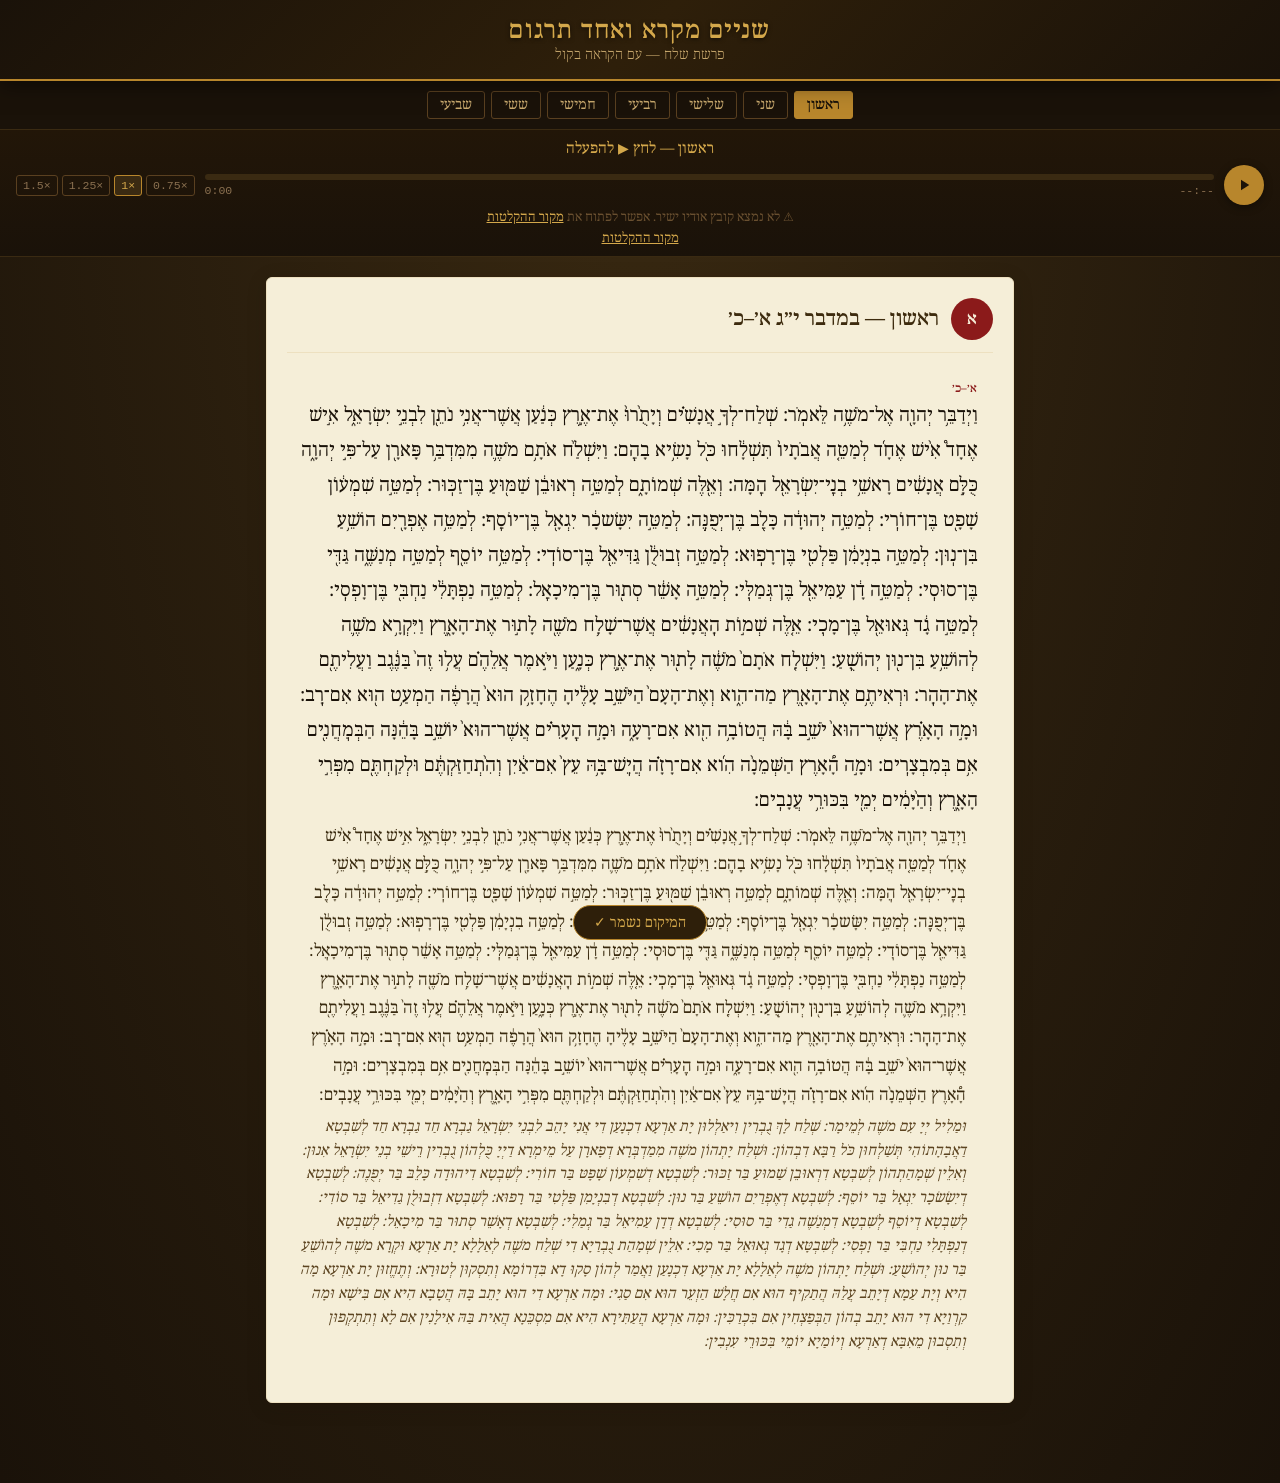
<file: index.html>
<!DOCTYPE html>
<html lang="he" dir="rtl">
<head>
<meta charset="UTF-8">
<meta name="viewport" content="width=device-width, initial-scale=1.0">
<title>שניים מקרא — פרשת שלח</title>
<link rel="stylesheet" href="style.css">
</head>
<body>

<div class="site-header">
  <h1>שניים מקרא ואחד תרגום</h1>
  <div class="subtitle">פרשת שלח — עם הקראה בקול</div>
</div>

<div class="aliya-nav">
  <button class="aliya-btn active" onclick="selectAliya(1)">ראשון</button>
  <button class="aliya-btn" onclick="selectAliya(2)">שני</button>
  <button class="aliya-btn" onclick="selectAliya(3)">שלישי</button>
  <button class="aliya-btn" onclick="selectAliya(4)">רביעי</button>
  <button class="aliya-btn" onclick="selectAliya(5)">חמישי</button>
  <button class="aliya-btn" onclick="selectAliya(6)">ששי</button>
  <button class="aliya-btn" onclick="selectAliya(7)">שביעי</button>
</div>

<div class="player-bar">
  <div class="player-aliya-label" id="playerLabel">ראשון — לחץ להפעלה</div>
  <div class="player-controls">
    <button class="play-btn" id="playBtn" onclick="togglePlay()">
      <svg width="18" height="18" viewBox="0 0 24 24"><path d="M8 5v14l11-7z"/></svg>
    </button>
    <div class="progress-wrap">
      <div class="progress-track" id="progressTrack" onclick="seekAudio(event)">
        <div class="progress-fill" id="progressFill"></div>
      </div>
      <div class="time-display">
        <span id="currentTime">0:00</span>
        <span id="totalTime">--:--</span>
      </div>
    </div>
    <div class="speed-btns">
      <button class="speed-btn" data-speed="0.75" onclick="setSpeed(0.75)">0.75×</button>
      <button class="speed-btn active" data-speed="1" onclick="setSpeed(1)">1×</button>
      <button class="speed-btn" data-speed="1.25" onclick="setSpeed(1.25)">1.25×</button>
      <button class="speed-btn" data-speed="1.5" onclick="setSpeed(1.5)">1.5×</button>
    </div>
  </div>
  <div class="audio-status" id="audioStatus">בחר עלייה ולחץ על ▶ להתחיל</div>
  <div class="audio-source"><a href="https://kolavrohom.com/0-shnayim-mikra/37-Shelach.html" target="_blank" rel="noopener noreferrer" aria-label="פתח את דף מקור ההקלטות בכל אברהם">מקור ההקלטות</a></div>
</div>

<div class="content">

<!-- ראשון -->
<div class="aliya-section active" id="aliya-1">
  <div class="aliya-header">
    <div class="aliya-badge">א</div>
    <div class="aliya-title">ראשון — במדבר י״ג א׳–כ׳</div>
  </div>
  <div class="pasuk">
    <span class="pasuk-num">א׳–כ׳</span>
    <div class="mikra-line">וַיְדַבֵּ֥ר יְהוָ֖ה אֶל־מֹשֶׁ֥ה לֵּאמֹֽר׃ שְׁלַח־לְךָ֣ אֲנָשִׁ֗ים וְיָתֻ֙רוּ֙ אֶת־אֶ֣רֶץ כְּנַ֔עַן אֲשֶׁר־אֲנִ֥י נֹתֵ֖ן לִבְנֵ֣י יִשְׂרָאֵ֑ל אִ֣ישׁ אֶחָד֩ אִ֨ישׁ אֶחָ֜ד לְמַטֵּ֤ה אֲבֹתָיו֙ תִּשְׁלָ֔חוּ כֹּ֖ל נָשִׂ֥יא בָהֶֽם׃ וַיִּשְׁלַ֨ח אֹתָ֥ם מֹשֶׁ֛ה מִמִּדְבַּ֥ר פָּארָ֖ן עַל־פִּ֣י יְהוָ֑ה כֻּלָּ֣ם אֲנָשִׁ֔ים רָאשֵׁ֥י בְנֵֽי־יִשְׂרָאֵ֖ל הֵֽמָּה׃ וְאֵ֖לֶּה שְׁמוֹתָ֑ם לְמַטֵּ֣ה רְאוּבֵ֔ן שַׁמּ֖וּעַ בֶּן־זַכּֽוּר׃ לְמַטֵּ֣ה שִׁמְע֔וֹן שָׁפָ֖ט בֶּן־חוֹרִֽי׃ לְמַטֵּ֣ה יְהוּדָ֔ה כָּלֵ֖ב בֶּן־יְפֻנֶּֽה׃ לְמַטֵּ֣ה יִשָּׂשכָ֔ר יִגְאָ֖ל בֶּן־יוֹסֵֽף׃ לְמַטֵּ֥ה אֶפְרָ֖יִם הוֹשֵׁ֥עַ בִּן־נֽוּן׃ לְמַטֵּ֣ה בִנְיָמִ֔ן פַּלְטִ֖י בֶּן־רָפֽוּא׃ לְמַטֵּ֣ה זְבוּלֻ֔ן גַּדִּיאֵ֖ל בֶּן־סוֹדִֽי׃ לְמַטֵּ֥ה יוֹסֵ֖ף לְמַטֵּ֣ה מְנַשֶּׁ֑ה גַּדִּ֖י בֶּן־סוּסִֽי׃ לְמַטֵּ֣ה דָ֔ן עַמִּיאֵ֖ל בֶּן־גְּמַלִּֽי׃ לְמַטֵּ֣ה אָשֵׁ֔ר סְת֖וּר בֶּן־מִיכָאֵֽל׃ לְמַטֵּ֣ה נַפְתָּלִ֔י נַחְבִּ֖י בֶּן־וָפְסִֽי׃ לְמַטֵּ֣ה גָ֔ד גְּאוּאֵ֖ל בֶּן־מָכִֽי׃ אֵ֚לֶּה שְׁמ֣וֹת הָֽאֲנָשִׁ֔ים אֲשֶׁר־שָׁלַ֥ח מֹשֶׁ֖ה לָת֣וּר אֶת־הָאָ֑רֶץ וַיִּקְרָ֥א מֹשֶׁ֛ה לְהוֹשֵׁ֥עַ בִּן־נ֖וּן יְהוֹשֻֽׁעַ׃ וַיִּשְׁלַ֤ח אֹתָם֙ מֹשֶׁ֔ה לָת֖וּר אֶת־אֶ֣רֶץ כְּנָ֑עַן וַיֹּ֣אמֶר אֲלֵהֶ֗ם עֲל֥וּ זֶה֙ בַּנֶּ֔גֶב וַעֲלִיתֶ֖ם אֶת־הָהָֽר׃ וּרְאִיתֶ֥ם אֶת־הָאָ֖רֶץ מַה־הִ֑וא וְאֶת־הָעָם֙ הַיֹּשֵׁ֣ב עָלֶ֔יהָ הֶחָזָ֥ק הוּא֙ הֲרָפֶ֔ה הַמְעַ֥ט ה֖וּא אִם־רָֽב׃ וּמָ֣ה הָאָ֗רֶץ אֲשֶׁר־הוּא֙ יֹשֵׁ֣ב בָּ֔הּ הֲטוֹבָ֥ה הִ֖וא אִם־רָעָ֑ה וּמָ֣ה הֶֽעָרִ֗ים אֲשֶׁר־הוּא֙ יוֹשֵׁ֣ב בָּהֵ֔נָּה הַבְּמַֽחֲנִ֖ים אִ֥ם בְּמִבְצָרִֽים׃ וּמָ֣ה הָ֠אָרֶץ הַשְּׁמֵנָ֨ה הִ֜וא אִם־רָזָ֗ה הֲיֵֽשׁ־בָּ֥הּ עֵץ֙ אִם־אַ֔יִן וְהִ֨תְחַזַּקְתֶּ֔ם וּלְקַחְתֶּ֖ם מִפְּרִ֣י הָאָ֑רֶץ וְהַ֨יָּמִ֔ים יְמֵ֖י בִּכּוּרֵ֥י עֲנָבִֽים׃</div>
    <div class="mikra-line-2">וַיְדַבֵּ֥ר יְהוָ֖ה אֶל־מֹשֶׁ֥ה לֵּאמֹֽר׃ שְׁלַח־לְךָ֣ אֲנָשִׁ֗ים וְיָתֻ֙רוּ֙ אֶת־אֶ֣רֶץ כְּנַ֔עַן אֲשֶׁר־אֲנִ֥י נֹתֵ֖ן לִבְנֵ֣י יִשְׂרָאֵ֑ל אִ֣ישׁ אֶחָד֩ אִ֨ישׁ אֶחָ֜ד לְמַטֵּ֤ה אֲבֹתָיו֙ תִּשְׁלָ֔חוּ כֹּ֖ל נָשִׂ֥יא בָהֶֽם׃ וַיִּשְׁלַ֨ח אֹתָ֥ם מֹשֶׁ֛ה מִמִּדְבַּ֥ר פָּארָ֖ן עַל־פִּ֣י יְהוָ֑ה כֻּלָּ֣ם אֲנָשִׁ֔ים רָאשֵׁ֥י בְנֵֽי־יִשְׂרָאֵ֖ל הֵֽמָּה׃ וְאֵ֖לֶּה שְׁמוֹתָ֑ם לְמַטֵּ֣ה רְאוּבֵ֔ן שַׁמּ֖וּעַ בֶּן־זַכּֽוּר׃ לְמַטֵּ֣ה שִׁמְע֔וֹן שָׁפָ֖ט בֶּן־חוֹרִֽי׃ לְמַטֵּ֣ה יְהוּדָ֔ה כָּלֵ֖ב בֶּן־יְפֻנֶּֽה׃ לְמַטֵּ֣ה יִשָּׂשכָ֔ר יִגְאָ֖ל בֶּן־יוֹסֵֽף׃ לְמַטֵּ֥ה אֶפְרָ֖יִם הוֹשֵׁ֥עַ בִּן־נֽוּן׃ לְמַטֵּ֣ה בִנְיָמִ֔ן פַּלְטִ֖י בֶּן־רָפֽוּא׃ לְמַטֵּ֣ה זְבוּלֻ֔ן גַּדִּיאֵ֖ל בֶּן־סוֹדִֽי׃ לְמַטֵּ֥ה יוֹסֵ֖ף לְמַטֵּ֣ה מְנַשֶּׁ֑ה גַּדִּ֖י בֶּן־סוּסִֽי׃ לְמַטֵּ֣ה דָ֔ן עַמִּיאֵ֖ל בֶּן־גְּמַלִּֽי׃ לְמַטֵּ֣ה אָשֵׁ֔ר סְת֖וּר בֶּן־מִיכָאֵֽל׃ לְמַטֵּ֣ה נַפְתָּלִ֔י נַחְבִּ֖י בֶּן־וָפְסִֽי׃ לְמַטֵּ֣ה גָ֔ד גְּאוּאֵ֖ל בֶּן־מָכִֽי׃ אֵ֚לֶּה שְׁמ֣וֹת הָֽאֲנָשִׁ֔ים אֲשֶׁר־שָׁלַ֥ח מֹשֶׁ֖ה לָת֣וּר אֶת־הָאָ֑רֶץ וַיִּקְרָ֥א מֹשֶׁ֛ה לְהוֹשֵׁ֥עַ בִּן־נ֖וּן יְהוֹשֻֽׁעַ׃ וַיִּשְׁלַ֤ח אֹתָם֙ מֹשֶׁ֔ה לָת֖וּר אֶת־אֶ֣רֶץ כְּנָ֑עַן וַיֹּ֣אמֶר אֲלֵהֶ֗ם עֲל֥וּ זֶה֙ בַּנֶּ֔גֶב וַעֲלִיתֶ֖ם אֶת־הָהָֽר׃ וּרְאִיתֶ֥ם אֶת־הָאָ֖רֶץ מַה־הִ֑וא וְאֶת־הָעָם֙ הַיֹּשֵׁ֣ב עָלֶ֔יהָ הֶחָזָ֥ק הוּא֙ הֲרָפֶ֔ה הַמְעַ֥ט ה֖וּא אִם־רָֽב׃ וּמָ֣ה הָאָ֗רֶץ אֲשֶׁר־הוּא֙ יֹשֵׁ֣ב בָּ֔הּ הֲטוֹבָ֥ה הִ֖וא אִם־רָעָ֑ה וּמָ֣ה הֶֽעָרִ֗ים אֲשֶׁר־הוּא֙ יוֹשֵׁ֣ב בָּהֵ֔נָּה הַבְּמַֽחֲנִ֖ים אִ֥ם בְּמִבְצָרִֽים׃ וּמָ֣ה הָ֠אָרֶץ הַשְּׁמֵנָ֨ה הִ֜וא אִם־רָזָ֗ה הֲיֵֽשׁ־בָּ֥הּ עֵץ֙ אִם־אַ֔יִן וְהִ֨תְחַזַּקְתֶּ֔ם וּלְקַחְתֶּ֖ם מִפְּרִ֣י הָאָ֑רֶץ וְהַ֨יָּמִ֔ים יְמֵ֖י בִּכּוּרֵ֥י עֲנָבִֽים׃</div>
    <div class="targum-line">וּמַלִיל יְיָ עִם משֶׁה לְמֵימָר: שְׁלַח לָךְ גֻבְרִין וִיאַלְלוּן יָת אַרְעָא דִכְנָעַן דִי אֲנִי יָהֵב לִבְנֵי יִשְׂרָאֵל גַבְרָא חַד גַבְרָא חַד לְשִׁבְטָא דַאֲבָהָתוֹהִי תְּשַׁלְחוּן כֹּל רַבָּא דִבְהוֹן: וּשְׁלַח יָתְהוֹן משֶׁה מִמַדְבְּרָא דְפָארָן עַל מֵימְרָא דַיְיָ כֻּלְהוֹן גֻבְרִין רֵישֵׁי בְנֵי יִשְׂרָאֵל אִנוּן: וְאִלֵין שְׁמָהַתְהוֹן לְשִׁבְטָא דִרְאוּבֵן שַׁמוּעַ בַּר זַכּוּר: לְשִׁבְטָא דְשִׁמְעוֹן שָׁפָטּ בַּר חוֹרִי: לְשִׁבְטָא דִיהוּדָה כָּלֵבּ בַּר יְפֻנֶה: לְשִׁבְטָא דְיִשָׂשׂכָר יִגְאָל בַּר יוֹסֵף: לְשִׁבְטָא דְאֶפְרַיִם הוֹשֵׁעַ בַּר נוּן: לְשִׁבְטָא דְבִנְיָמִן פַּלְטִי בַּר רָפוּא: לְשִׁבְטָא דִזְבוּלֻן גַדִיאֵל בַּר סוֹדִי: לְשִׁבְטָא דְיוֹסֵף לְשִׁבְטָא דִמְנַשֶׁה גַדִי בַּר סוּסִי: לְשִׁבְטָא דְדָן עַמִיאֵל בַּר גְמַלִי: לְשִׁבְטָא דְאָשֵׁר סְתוּר בַּר מִיכָאֵל: לְשִׁבְטָא דְנַפְתָּלִי נַחְבִּי בַּר וָפְסִי: לְשִׁבְטָּא דְגָד גְאוּאֵל בַּר מָכִי: אִלֵין שְׁמָהַת גֻבְרַיָא דִי שְׁלַח משֶׁה לְאַלָלָא יָת אַרְעָא וּקְרָא משֶׁה לְהוֹשֵׁעַ בַּר נוּן יְהוֹשֻׁעַ: וּשְׁלַח יָתְהוֹן משֶׁה לְאַלָלָא יָת אַרְעָא דִכְנָעַן וַאֲמַר לְהוֹן סָקוּ דָא בִּדְרוֹמָא וְתִסְקוּן לְטוּרָא: וְתֶחֱזוּן יָת אַרְעָא מָה הִיא וְיָת עַמָא דְיָתֵב עֲלַהּ הֲתַקִיף הוּא אִם חֲלָשׁ הַזְעֵר הוּא אִם סַגִי: וּמָה אַרְעָא דִי הוּא יָתֵב בָּהּ הֲטָבָא הִיא אִם בִּישָׁא וּמָה קִרְוַיָא דִי הוּא יָתֵב בְהוֹן הַבְּפַצְחִין אִם בִּכְרַכִּין: וּמָה אַרְעָא הֲעַתִּירָא הִיא אִם מִסְכֵּנָא הֲאִית בַּהּ אִילָנִין אִם לָא וְתִתְקְפוּן וְתִסְבוּן מֵאִבָּא דְאַרְעָא וְיוֹמַיָא יוֹמֵי בִּכּוּרֵי עִנְבִין:</div>
  </div>
</div>

<!-- שני -->
<div class="aliya-section" id="aliya-2">
  <div class="aliya-header">
    <div class="aliya-badge">ב</div>
    <div class="aliya-title">שני — במדבר י״ג כ״א–ל׳</div>
  </div>
  <div class="pasuk">
    <span class="pasuk-num">כ״א–ל׳</span>
    <div class="mikra-line">וַֽיַּעֲל֖וּ וַיָּתֻ֣רוּ אֶת־הָאָ֑רֶץ מִמִּדְבַּר־צִ֥ן עַד־רְחֹ֖ב לְבֹ֥א חֲמָֽת׃ וַיַּעֲל֣וּ בַנֶּגֶב֮ וַיָּבֹ֣א עַד־חֶבְרוֹן֒ וְשָׁ֤ם אֲחִימַן֙ שֵׁשַׁ֣י וְתַלְמַ֔י יְלִידֵ֖י הָעֲנָ֑ק וְחֶבְר֗וֹן שֶׁ֤בַע שָׁנִים֙ נִבְנְתָ֔ה לִפְנֵ֖י צֹ֥עַן מִצְרָֽיִם׃ וַיָּבֹ֜אוּ עַד־נַ֣חַל אֶשְׁכֹּ֗ל וַיִּכְרְת֨וּ מִשָּׁ֤ם זְמוֹרָה֙ וְאֶשְׁכּ֤וֹל עֲנָבִים֙ אֶחָ֔ד וַיִּשָּׂאֻ֥הוּ בַמּ֖וֹט בִּשְׁנָ֑יִם וּמִן־הָרִמֹּנִ֖ים וּמִן־הַתְּאֵנִֽים׃ לַמָּק֣וֹם הַה֔וּא קָרָ֖א נַ֣חַל אֶשְׁכּ֑וֹל עַ֚ל אֹד֣וֹת הָֽאֶשְׁכּ֔וֹל אֲשֶׁר־כָּרְת֥וּ מִשָּׁ֖ם בְּנֵ֥י יִשְׂרָאֵֽל׃ וַיָּשֻׁ֖בוּ מִתּ֣וּר הָאָ֑רֶץ מִקֵּ֖ץ אַרְבָּעִ֥ים יֽוֹם׃ וַיֵּלְכ֡וּ וַיָּבֹאוּ֩ אֶל־מֹשֶׁ֨ה וְאֶֽל־אַהֲרֹ֜ן וְאֶל־כָּל־עֲדַ֧ת בְּנֵֽי־יִשְׂרָאֵ֛ל אֶל־מִדְבַּ֥ר פָּארָ֖ן קָדֵ֑שָׁה וַיָּשִׁ֨יבוּ אוֹתָ֤ם דָּבָר֙ וְאֶת־כָּל־הָ֣עֵדָ֔ה וַיַּרְא֖וּם אֶת־פְּרִ֥י הָאָֽרֶץ׃ וַיְסַפְּרוּ־לוֹ֙ וַיֹּ֣אמְר֔וּ בָּ֕אנוּ אֶל־הָאָ֖רֶץ אֲשֶׁ֣ר שְׁלַחְתָּ֑נוּ וְ֠גַם זָבַ֨ת חָלָ֥ב וּדְבַ֛שׁ הִ֖וא וְזֶה־פִּרְיָֽהּ׃ אֶ֚פֶס כִּֽי־עַ֣ז הָעָ֔ם הַיֹּשֵׁ֖ב בָּאָ֑רֶץ וְהֶֽעָרִ֗ים בְּצֻר֤וֹת גְּדֹלֹת֙ מְאֹ֔ד וְגַם־יְלִדֵ֥י הָֽעֲנָ֖ק רָאִ֥ינוּ שָֽׁם׃ עֲמָלֵ֥ק יוֹשֵׁ֖ב בְּאֶ֣רֶץ הַנֶּ֑גֶב וְ֠הַֽחִתִּי וְהַיְבוּסִ֤י וְהָֽאֱמֹרִי֙ יוֹשֵׁ֣ב בָּהָ֔ר וְהַֽכְּנַעֲנִי֙ יֹשֵׁ֣ב עַל־הַיָּ֔ם וְעַ֖ל יַ֥ד הַיַּרְדֵּֽן׃ וַיַּ֧הַס כָּלֵ֛ב אֶת־הָעָ֖ם אֶל־מֹשֶׁ֑ה וַיֹּ֗אמֶר עָלֹ֤ה נַעֲלֶה֙ וְיָרַ֣שְׁנוּ אֹתָ֔הּ כִּֽי־יָכ֥וֹל נוּכַ֖ל לָֽהּ׃</div>
    <div class="mikra-line-2">וַֽיַּעֲל֖וּ וַיָּתֻ֣רוּ אֶת־הָאָ֑רֶץ מִמִּדְבַּר־צִ֥ן עַד־רְחֹ֖ב לְבֹ֥א חֲמָֽת׃ וַיַּעֲל֣וּ בַנֶּגֶב֮ וַיָּבֹ֣א עַד־חֶבְרוֹן֒ וְשָׁ֤ם אֲחִימַן֙ שֵׁשַׁ֣י וְתַלְמַ֔י יְלִידֵ֖י הָעֲנָ֑ק וְחֶבְר֗וֹן שֶׁ֤בַע שָׁנִים֙ נִבְנְתָ֔ה לִפְנֵ֖י צֹ֥עַן מִצְרָֽיִם׃ וַיָּבֹ֜אוּ עַד־נַ֣חַל אֶשְׁכֹּ֗ל וַיִּכְרְת֨וּ מִשָּׁ֤ם זְמוֹרָה֙ וְאֶשְׁכּ֤וֹל עֲנָבִים֙ אֶחָ֔ד וַיִּשָּׂאֻ֥הוּ בַמּ֖וֹט בִּשְׁנָ֑יִם וּמִן־הָרִמֹּנִ֖ים וּמִן־הַתְּאֵנִֽים׃ לַמָּק֣וֹם הַה֔וּא קָרָ֖א נַ֣חַל אֶשְׁכּ֑וֹל עַ֚ל אֹד֣וֹת הָֽאֶשְׁכּ֔וֹל אֲשֶׁר־כָּרְת֥וּ מִשָּׁ֖ם בְּנֵ֥י יִשְׂרָאֵֽל׃ וַיָּשֻׁ֖בוּ מִתּ֣וּר הָאָ֑רֶץ מִקֵּ֖ץ אַרְבָּעִ֥ים יֽוֹם׃ וַיֵּלְכ֡וּ וַיָּבֹאוּ֩ אֶל־מֹשֶׁ֨ה וְאֶֽל־אַהֲרֹ֜ן וְאֶל־כָּל־עֲדַ֧ת בְּנֵֽי־יִשְׂרָאֵ֛ל אֶל־מִדְבַּ֥ר פָּארָ֖ן קָדֵ֑שָׁה וַיָּשִׁ֨יבוּ אוֹתָ֤ם דָּבָר֙ וְאֶת־כָּל־הָ֣עֵדָ֔ה וַיַּרְא֖וּם אֶת־פְּרִ֥י הָאָֽרֶץ׃ וַיְסַפְּרוּ־לוֹ֙ וַיֹּ֣אמְר֔וּ בָּ֕אנוּ אֶל־הָאָ֖רֶץ אֲשֶׁ֣ר שְׁלַחְתָּ֑נוּ וְ֠גַם זָבַ֨ת חָלָ֥ב וּדְבַ֛שׁ הִ֖וא וְזֶה־פִּרְיָֽהּ׃ אֶ֚פֶס כִּֽי־עַ֣ז הָעָ֔ם הַיֹּשֵׁ֖ב בָּאָ֑רֶץ וְהֶֽעָרִ֗ים בְּצֻר֤וֹת גְּדֹלֹת֙ מְאֹ֔ד וְגַם־יְלִדֵ֥י הָֽעֲנָ֖ק רָאִ֥ינוּ שָֽׁם׃ עֲמָלֵ֥ק יוֹשֵׁ֖ב בְּאֶ֣רֶץ הַנֶּ֑גֶב וְ֠הַֽחִתִּי וְהַיְבוּסִ֤י וְהָֽאֱמֹרִי֙ יוֹשֵׁ֣ב בָּהָ֔ר וְהַֽכְּנַעֲנִי֙ יֹשֵׁ֣ב עַל־הַיָּ֔ם וְעַ֖ל יַ֥ד הַיַּרְדֵּֽן׃ וַיַּ֧הַס כָּלֵ֛ב אֶת־הָעָ֖ם אֶל־מֹשֶׁ֑ה וַיֹּ֗אמֶר עָלֹ֤ה נַעֲלֶה֙ וְיָרַ֣שְׁנוּ אֹתָ֔הּ כִּֽי־יָכ֥וֹל נוּכַ֖ל לָֽהּ׃</div>
    <div class="targum-line">וסְלִיקוּ וְאַלִילוּ יָת אַרְעָא מִמַדְבְּרָא דְצִין עַד רְחוֹב לִמְטֵי חֲמָת: וּסְלִיקוּ בְדָרוֹמָא וַאֲתָא עַד חֶבְרוֹן וְתַמָן אֲחִימָן שֵׁשַׁי וְתַלְמַי בְּנֵי גִבָּרַיָא וְחֶבְרוֹן שְׁבַע שְׁנִין אִתְבְּנִיאַת קֳדָם טָנֵס דְמִצְרָיִם: וַאֲתוֹ עַד נַחֲלָא דְאִתְכָּלָא וּקְצוֹ מִתַּמָן עוֹבַרְתָּא וְאַתְכַּל עִנְבִין חַד וּנְטָלוֹהִי בַאֲרִיחָא בִּתְרֵין וּמִן רִמוֹנַיָא וּמִן תְּאֵנַיָא: לְאַתְרָא הַהוּא קְרָא נַחְלָא דְאִתְכָּלָא עַל עֵסַק אִתְכָּלָא דִקְצוֹ מִתַּמָן בְּנֵי יִשְׂרָאֵל: וְתָבוּ מִלְאַלָלָא יָת אַרְעָא מִסוֹף אַרְבְּעִין יוֹמִין: וַאֲזָלוּ וְאָתוּ לְוַת משֶׁה וּלְוַת אַהֲרֹן וּלְוַת כָּל כְּנִשְׁתָּא דִבְנֵי יִשְׂרָאֵל לְמַדְבְּרָא דְפָארָן לִרְקָם וַאֲתִיבוּ יָתְהוֹן פִּתְגָמָא וְיָת כָּל כְּנִשְׁתָּא וְאַחֲזֵיאֻנוּן יָת אִבָּא דְאַרְעָא: וְאִשְׁתָּעִיאוּ לֵהּ וַאֲמָרוּ אֲתֵינָא לְאַרְעָא דִי שְׁלַחְתָּנָא וְאַף עַבְדָא חֲלַב וּדְבַשׁ הִיא וְדֵין אִבַּהּ: לְחוֹד אֲרֵי תַקִיף עַמָא דְיָתֵב בְּאַרְעָא וְקִרְוַיָא כְּרִיכָן רַבְרְבִין לַחֲדָא וְאַף בְּנֵי גִבָּרַיָא חֲזֵינָא תַמָן: עֲמַלְקָאָה יָתֵב בַּאֲרַע דָרוֹמָא וְחִתָּאָה וִיבוּסָאָה וֶאֱמוֹרָאָה יָתֵב בְּטּוּרָא וּכְנַעֲנָאָה יָתֵב עַל יַמָא וְעַל כֵּיף יַרְדְנָא: וַאֲצֵית כָּלֵב יָת עַמָא לְמשֶׁה וַאֲמַר מֵיסַק נִיסַק וְנִירַת יָתַהּ אֲרֵי מֵיכַל נֵיכוּל לָהּ:</div>
  </div>
</div>

<!-- שלישי -->
<div class="aliya-section" id="aliya-3">
  <div class="aliya-header">
    <div class="aliya-badge">ג</div>
    <div class="aliya-title">שלישי — במדבר י״ג ל״א — י״ד ז׳</div>
  </div>
  <div class="pasuk">
    <span class="pasuk-num">ל״א — י״ד ז׳</span>
    <div class="mikra-line">וְהָ֨אֲנָשִׁ֜ים אֲשֶׁר־עָל֤וּ עִמּוֹ֙ אָֽמְר֔וּ לֹ֥א נוּכַ֖ל לַעֲל֣וֹת אֶל־הָעָ֑ם כִּֽי־חָזָ֥ק ה֖וּא מִמֶּֽנּוּ׃ וַיּוֹצִ֜יאוּ דִּבַּ֤ת הָאָ֙רֶץ֙ אֲשֶׁ֣ר תָּר֣וּ אֹתָ֔הּ אֶל־בְּנֵ֥י יִשְׂרָאֵ֖ל לֵאמֹ֑ר הָאָ֡רֶץ אֲשֶׁר֩ עָבַ֨רְנוּ בָ֜הּ לָת֣וּר אֹתָ֗הּ אֶ֣רֶץ אֹכֶ֤לֶת יוֹשְׁבֶ֙יהָ֙ הִ֔וא וְכָל־הָעָ֛ם אֲשֶׁר־רָאִ֥ינוּ בְתוֹכָ֖הּ אַנְשֵׁ֥י מִדּֽוֹת׃ וְשָׁ֣ם רָאִ֗ינוּ אֶת־הַנְּפִילִ֛ים בְּנֵ֥י עֲנָ֖ק מִן־הַנְּפִלִ֑ים וַנְּהִ֤י בְעֵינֵ֙ינוּ֙ כַּֽחֲגָבִ֔ים וְכֵ֥ן הָיִ֖ינוּ בְּעֵינֵיהֶֽם׃ וַתִּשָּׂא֙ כָּל־הָ֣עֵדָ֔ה וַֽיִּתְּנ֖וּ אֶת־קוֹלָ֑ם וַיִּבְכּ֥וּ הָעָ֖ם בַּלַּ֥יְלָה הַהֽוּא׃ וַיִּלֹּ֙נוּ֙ עַל־מֹשֶׁ֣ה וְעַֽל־אַהֲרֹ֔ן כֹּ֖ל בְּנֵ֣י יִשְׂרָאֵ֑ל וַֽיֹּאמְר֨וּ אֲלֵהֶ֜ם כָּל־הָעֵדָ֗ה לוּ־מַ֙תְנוּ֙ בְּאֶ֣רֶץ מִצְרַ֔יִם א֛וֹ בַּמִּדְבָּ֥ר הַזֶּ֖ה לוּ־מָֽתְנוּ׃ וְלָמָ֣ה יְ֠הוָה מֵבִ֨יא אֹתָ֜נוּ אֶל־הָאָ֤רֶץ הַזֹּאת֙ לִנְפֹּ֣ל בַּחֶ֔רֶב נָשֵׁ֥ינוּ וְטַפֵּ֖נוּ יִהְי֣וּ לָבַ֑ז הֲל֧וֹא ט֦וֹב לָ֖נוּ שׁ֥וּב מִצְרָֽיְמָה׃ וַיֹּאמְר֖וּ אִ֣ישׁ אֶל־אָחִ֑יו נִתְּנָ֥ה רֹ֖אשׁ וְנָשׁ֥וּבָה מִצְרָֽיְמָה׃ וַיִּפֹּ֥ל מֹשֶׁ֛ה וְאַהֲרֹ֖ן עַל־פְּנֵיהֶ֑ם לִפְנֵ֕י כָּל־קְהַ֥ל עֲדַ֖ת בְּנֵ֥י יִשְׂרָאֵֽל׃ וִיהוֹשֻׁ֣עַ בִּן־נ֗וּן וְכָלֵב֙ בֶּן־יְפֻנֶּ֔ה מִן־הַתָּרִ֖ים אֶת־הָאָ֑רֶץ קָרְע֖וּ בִּגְדֵיהֶֽם׃ וַיֹּ֣אמְר֔וּ אֶל־כָּל־עֲדַ֥ת בְּנֵֽי־יִשְׂרָאֵ֖ל לֵאמֹ֑ר הָאָ֗רֶץ אֲשֶׁ֨ר עָבַ֤רְנוּ בָהּ֙ לָת֣וּר אֹתָ֔הּ טוֹבָ֥ה הָאָ֖רֶץ מְאֹ֥ד מְאֹֽד׃</div>
    <div class="mikra-line-2">וְהָ֨אֲנָשִׁ֜ים אֲשֶׁר־עָל֤וּ עִמּוֹ֙ אָֽמְר֔וּ לֹ֥א נוּכַ֖ל לַעֲל֣וֹת אֶל־הָעָ֑ם כִּֽי־חָזָ֥ק ה֖וּא מִמֶּֽנּוּ׃ וַיּוֹצִ֜יאוּ דִּבַּ֤ת הָאָ֙רֶץ֙ אֲשֶׁ֣ר תָּר֣וּ אֹתָ֔הּ אֶל־בְּנֵ֥י יִשְׂרָאֵ֖ל לֵאמֹ֑ר הָאָ֡רֶץ אֲשֶׁר֩ עָבַ֨רְנוּ בָ֜הּ לָת֣וּר אֹתָ֗הּ אֶ֣רֶץ אֹכֶ֤לֶת יוֹשְׁבֶ֙יהָ֙ הִ֔וא וְכָל־הָעָ֛ם אֲשֶׁר־רָאִ֥ינוּ בְתוֹכָ֖הּ אַנְשֵׁ֥י מִדּֽוֹת׃ וְשָׁ֣ם רָאִ֗ינוּ אֶת־הַנְּפִילִ֛ים בְּנֵ֥י עֲנָ֖ק מִן־הַנְּפִלִ֑ים וַנְּהִ֤י בְעֵינֵ֙ינוּ֙ כַּֽחֲגָבִ֔ים וְכֵ֥ן הָיִ֖ינוּ בְּעֵינֵיהֶֽם׃ וַתִּשָּׂא֙ כָּל־הָ֣עֵדָ֔ה וַֽיִּתְּנ֖וּ אֶת־קוֹלָ֑ם וַיִּבְכּ֥וּ הָעָ֖ם בַּלַּ֥יְלָה הַהֽוּא׃ וַיִּלֹּ֙נוּ֙ עַל־מֹשֶׁ֣ה וְעַֽל־אַהֲרֹ֔ן כֹּ֖ל בְּנֵ֣י יִשְׂרָאֵ֑ל וַֽיֹּאמְר֨וּ אֲלֵהֶ֜ם כָּל־הָעֵדָ֗ה לוּ־מַ֙תְנוּ֙ בְּאֶ֣רֶץ מִצְרַ֔יִם א֛וֹ בַּמִּדְבָּ֥ר הַזֶּ֖ה לוּ־מָֽתְנוּ׃ וְלָמָ֣ה יְ֠הוָה מֵבִ֨יא אֹתָ֜נוּ אֶל־הָאָ֤רֶץ הַזֹּאת֙ לִנְפֹּ֣ל בַּחֶ֔רֶב נָשֵׁ֥ינוּ וְטַפֵּ֖נוּ יִהְי֣וּ לָבַ֑ז הֲל֧וֹא ט֦וֹב לָ֖נוּ שׁ֥וּב מִצְרָֽיְמָה׃ וַיֹּאמְר֖וּ אִ֣ישׁ אֶל־אָחִ֑יו נִתְּנָ֥ה רֹ֖אשׁ וְנָשׁ֥וּבָה מִצְרָֽיְמָה׃ וַיִּפֹּ֥ל מֹשֶׁ֛ה וְאַהֲרֹ֖ן עַל־פְּנֵיהֶ֑ם לִפְנֵ֕י כָּל־קְהַ֥ל עֲדַ֖ת בְּנֵ֥י יִשְׂרָאֵֽל׃ וִיהוֹשֻׁ֣עַ בִּן־נ֗וּן וְכָלֵב֙ בֶּן־יְפֻנֶּ֔ה מִן־הַתָּרִ֖ים אֶת־הָאָ֑רֶץ קָרְע֖וּ בִּגְדֵיהֶֽם׃ וַיֹּ֣אמְר֔וּ אֶל־כָּל־עֲדַ֥ת בְּנֵֽי־יִשְׂרָאֵ֖ל לֵאמֹ֑ר הָאָ֗רֶץ אֲשֶׁ֨ר עָבַ֤רְנוּ בָהּ֙ לָת֣וּר אֹתָ֔הּ טוֹבָ֥ה הָאָ֖רֶץ מְאֹ֥ד מְאֹֽד׃</div>
    <div class="targum-line">וְגֻבְרַיָא דִי סְלִיקוּ עִמֵהּ אֲמָרוּ לָא נֵיכוֹל לְמֵיסַק לְוַת עַמָא אֲרֵי תַּקִיף הוּא מִנָנָא: וְאַפִּיקוּ שׁוּם בִּישׁ עַל אַרְעָא דִי אַלִילוּ יָתָהּ לְוַת בְּנֵי יִשְׂרָאֵל לְמֵימָר אַרְעָא דִי עֲבַרְנָא בָהּ לְאַלָלָא יָתָהּ אַרְעָא מְקַטְלָא יַתְבָהָא הִיא וְכָל עַמָא דִי חֲזֵינָא בְגַוָהּ אֱנָשִׁין דְמִשְׁחָן: וְתַמָן חֲזֵינָא יָת גִבָּרַיָא בְּנֵי עֲנָק מִן גִבָּרַיָא וַהֲוֵינָא בְעֵינֵי נַפְשָׁנָא כְּקַמְצִין וְכֵן הֲוֵינָא בְּעֵינֵיהוֹן: וַאֲרֵימַת כָּל כְּנִשְׁתָּא וִיהָבוּ יָת קָלְהוֹן וּבְכוֹ עַמָא בְּלֵילְיָא הַהוּא: וְאִתְרַעֲמוּ עַל משֶׁה וְעַל אַהֲרֹן כֹּל בְּנֵי יִשְׂרָאֵל וַאֲמָרוּ לְהוֹן כָּל כְּנִשְׁתָּא לְוַי דְמִיתְנָא בְּאַרְעָא דְמִצְרַיִם אוֹ בְּמַדְבְּרָא הָדֵין לְוַי דְמִיתְנָא: וּלְמָא יְיָ מָעֵל יָתָנָא לְּאַרְעָא הָדָא לְּמִנְפַּלּ בְּחַרְבָּא נְשָׁנָא וְטַּפְלָנָא יְהוֹן לְבִזָא הֲלָא טַב לָנָא דִי נְתוּב לְמִצְרָיִם: וַאֲמָרוּ גְבַר לַאֲחוֹהִי נְמַנֵי רֵישָׁא וּנְתוּב לְמִצְרָיִם: וּנְפַל משֶׁה וְאַהֲרֹן עַל אַפֵּיהוֹן קֳדָם כָּל קְהַל כְּנִשְׁתָּא דִבְנֵי יִשְׂרָאֵל: וִיהוֹשֻׁעַ בַּר נוּן וְכָלֵב בַּר יְפֻנֶה מִן מְאַלְלֵי יָת אַרְעָא בְּזָעוּ לְבוּשֵׁיהוֹן: וַאֲמָרוּ לְכָל כְּנִשְׁתָּא דִבְנֵי יִשְׂרָאֵל לְמֵימָר אַרְעָא דִי עֲבַרְנָא בָהּ לְאַלָלָא יָתַהּ טָבָא אַרְעָא לְחֲדָא לַחֲדָא:</div>
  </div>
</div>

<!-- רביעי -->
<div class="aliya-section" id="aliya-4">
  <div class="aliya-header">
    <div class="aliya-badge">ד</div>
    <div class="aliya-title">רביעי — במדבר י״ד ח׳–כ״ה</div>
  </div>
  <div class="pasuk">
    <span class="pasuk-num">ח׳–כ״ה</span>
    <div class="mikra-line">אִם־חָפֵ֥ץ בָּ֙נוּ֙ יְהוָ֔ה וְהֵבִ֤יא אֹתָ֙נוּ֙ אֶל־הָאָ֣רֶץ הַזֹּ֔את וּנְתָנָ֖הּ לָ֑נוּ אֶ֕רֶץ אֲשֶׁר־הִ֛וא זָבַ֥ת חָלָ֖ב וּדְבָֽשׁ׃ אַ֣ךְ בַּֽיהוָה֮ אַל־תִּמְרֹדוּ֒ וְאַתֶּ֗ם אַל־תִּֽירְאוּ֙ אֶת־עַ֣ם הָאָ֔רֶץ כִּ֥י לַחְמֵ֖נוּ הֵ֑ם סָ֣ר צִלָּ֧ם מֵעֲלֵיהֶ֛ם וַֽיהוָ֥ה אִתָּ֖נוּ אַל־תִּירָאֻֽם׃ וַיֹּֽאמְרוּ֙ כָּל־הָ֣עֵדָ֔ה לִרְגּ֥וֹם אֹתָ֖ם בָּאֲבָנִ֑ים וּכְב֣וֹד יְהוָ֗ה נִרְאָה֙ בְּאֹ֣הֶל מוֹעֵ֔ד אֶֽל־כָּל־בְּנֵ֖י יִשְׂרָאֵֽל׃ פ וַיֹּ֤אמֶר יְהוָה֙ אֶל־מֹשֶׁ֔ה עַד־אָ֥נָה יְנַאֲצֻ֖נִי הָעָ֣ם הַזֶּ֑ה וְעַד־אָ֙נָה֙ לֹא־יַאֲמִ֣ינוּ בִ֔י בְּכֹל֙ הָֽאֹת֔וֹת אֲשֶׁ֥ר עָשִׂ֖יתִי בְּקִרְבּֽוֹ׃ אַכֶּ֥נּוּ בַדֶּ֖בֶר וְאוֹרִשֶׁ֑נּוּ וְאֶֽעֱשֶׂה֙ אֹֽתְךָ֔ לְגוֹי־גָּד֥וֹל וְעָצ֖וּם מִמֶּֽנּוּ׃ וַיֹּ֥אמֶר מֹשֶׁ֖ה אֶל־יְהוָ֑ה וְשָׁמְע֣וּ מִצְרַ֔יִם כִּֽי־הֶעֱלִ֧יתָ בְכֹחֲךָ֛ אֶת־הָעָ֥ם הַזֶּ֖ה מִקִּרְבּֽוֹ׃ וְאָמְר֗וּ אֶל־יוֹשֵׁב֮ הָאָ֣רֶץ הַזֹּאת֒ שָֽׁמְעוּ֙ כִּֽי־אַתָּ֣ה יְהוָ֔ה בְּקֶ֖רֶב הָעָ֣ם הַזֶּ֑ה אֲשֶׁר־עַ֨יִן בְּעַ֜יִן נִרְאָ֣ה׀ אַתָּ֣ה יְהוָ֗ה וַעֲנָֽנְךָ֙ עֹמֵ֣ד עֲלֵהֶ֔ם וּבְעַמֻּ֣ד עָנָ֗ן אַתָּ֨ה הֹלֵ֤ךְ לִפְנֵיהֶם֙ יוֹמָ֔ם וּבְעַמּ֥וּד אֵ֖שׁ לָֽיְלָה׃ וְהֵמַתָּ֛ה אֶת־הָעָ֥ם הַזֶּ֖ה כְּאִ֣ישׁ אֶחָ֑ד וְאָֽמְרוּ֙ הַגּוֹיִ֔ם אֲשֶׁר־שָׁמְע֥וּ אֶֽת־שִׁמְעֲךָ֖ לֵאמֹֽר׃ מִבִּלְתִּ֞י יְכֹ֣לֶת יְהוָ֗ה לְהָבִיא֙ אֶת־הָעָ֣ם הַזֶּ֔ה אֶל־הָאָ֖רֶץ אֲשֶׁר־נִשְׁבַּ֣ע לָהֶ֑ם וַיִּשְׁחָטֵ֖ם בַּמִּדְבָּֽר׃ וְעַתָּ֕ה יִגְדַּל־נָ֖א כֹּ֣חַ אֲדֹנָ֑י כַּאֲשֶׁ֥ר דִּבַּ֖רְתָּ לֵאמֹֽר׃ יְהוָ֗ה אֶ֤רֶךְ אַפַּ֙יִם֙ וְרַב־חֶ֔סֶד נֹשֵׂ֥א עָוֺ֖ן וָפָ֑שַׁע וְנַקֵּה֙ לֹ֣א יְנַקֶּ֔ה פֹּקֵ֞ד עֲוֺ֤ן אָבוֹת֙ עַל־בָּנִ֔ים עַל־שִׁלֵּשִׁ֖ים וְעַל־רִבֵּעִֽים׃ סְלַֽח־נָ֗א לַעֲוֺ֛ן הָעָ֥ם הַזֶּ֖ה כְּגֹ֣דֶל חַסְדֶּ֑ךָ וְכַאֲשֶׁ֤ר נָשָׂ֙אתָה֙ לָעָ֣ם הַזֶּ֔ה מִמִּצְרַ֖יִם וְעַד־הֵֽנָּה׃ וַיֹּ֣אמֶר יְהוָ֔ה סָלַ֖חְתִּי כִּדְבָרֶֽךָ׃ וְאוּלָ֖ם חַי־אָ֑נִי וְיִמָּלֵ֥א כְבוֹד־יְהוָ֖ה אֶת־כָּל־הָאָֽרֶץ׃ כִּ֣י כָל־הָאֲנָשִׁ֗ים הָרֹאִ֤ים אֶת־כְּבֹדִי֙ וְאֶת־אֹ֣תֹתַ֔י אֲשֶׁר־עָשִׂ֥יתִי בְמִצְרַ֖יִם וּבַמִּדְבָּ֑ר וַיְנַסּ֣וּ אֹתִ֗י זֶ֚ה עֶ֣שֶׂר פְּעָמִ֔ים וְלֹ֥א שָׁמְע֖וּ בְּקוֹלִֽי׃ אִם־יִרְאוּ֙ אֶת־הָאָ֔רֶץ אֲשֶׁ֥ר נִשְׁבַּ֖עְתִּי לַאֲבֹתָ֑ם וְכָל־מְנַאֲצַ֖י לֹ֥א יִרְאֽוּהָ׃ וְעַבְדִּ֣י כָלֵ֗ב עֵ֣קֶב הָֽיְתָ֞ה ר֤וּחַ אַחֶ֙רֶת֙ עִמּ֔וֹ וַיְמַלֵּ֖א אַחֲרָ֑י וַהֲבִֽיאֹתִ֗יו אֶל־הָאָ֙רֶץ֙ אֲשֶׁר־בָּ֣א שָׁ֔מָּה וְזַרְע֖וֹ יוֹרִשֶֽׁנָּה׃ וְהָֽעֲמָלֵקִ֥י וְהַֽכְּנַעֲנִ֖י יוֹשֵׁ֣ב בָּעֵ֑מֶק מָחָ֗ר פְּנ֨וּ וּסְע֥וּ לָכֶ֛ם הַמִּדְבָּ֖ר דֶּ֥רֶךְ יַם־סֽוּף׃ פ</div>
    <div class="mikra-line-2">אִם־חָפֵ֥ץ בָּ֙נוּ֙ יְהוָ֔ה וְהֵבִ֤יא אֹתָ֙נוּ֙ אֶל־הָאָ֣רֶץ הַזֹּ֔את וּנְתָנָ֖הּ לָ֑נוּ אֶ֕רֶץ אֲשֶׁר־הִ֛וא זָבַ֥ת חָלָ֖ב וּדְבָֽשׁ׃ אַ֣ךְ בַּֽיהוָה֮ אַל־תִּמְרֹדוּ֒ וְאַתֶּ֗ם אַל־תִּֽירְאוּ֙ אֶת־עַ֣ם הָאָ֔רֶץ כִּ֥י לַחְמֵ֖נוּ הֵ֑ם סָ֣ר צִלָּ֧ם מֵעֲלֵיהֶ֛ם וַֽיהוָ֥ה אִתָּ֖נוּ אַל־תִּירָאֻֽם׃ וַיֹּֽאמְרוּ֙ כָּל־הָ֣עֵדָ֔ה לִרְגּ֥וֹם אֹתָ֖ם בָּאֲבָנִ֑ים וּכְב֣וֹד יְהוָ֗ה נִרְאָה֙ בְּאֹ֣הֶל מוֹעֵ֔ד אֶֽל־כָּל־בְּנֵ֖י יִשְׂרָאֵֽל׃ פ וַיֹּ֤אמֶר יְהוָה֙ אֶל־מֹשֶׁ֔ה עַד־אָ֥נָה יְנַאֲצֻ֖נִי הָעָ֣ם הַזֶּ֑ה וְעַד־אָ֙נָה֙ לֹא־יַאֲמִ֣ינוּ בִ֔י בְּכֹל֙ הָֽאֹת֔וֹת אֲשֶׁ֥ר עָשִׂ֖יתִי בְּקִרְבּֽוֹ׃ אַכֶּ֥נּוּ בַדֶּ֖בֶר וְאוֹרִשֶׁ֑נּוּ וְאֶֽעֱשֶׂה֙ אֹֽתְךָ֔ לְגוֹי־גָּד֥וֹל וְעָצ֖וּם מִמֶּֽנּוּ׃ וַיֹּ֥אמֶר מֹשֶׁ֖ה אֶל־יְהוָ֑ה וְשָׁמְע֣וּ מִצְרַ֔יִם כִּֽי־הֶעֱלִ֧יתָ בְכֹחֲךָ֛ אֶת־הָעָ֥ם הַזֶּ֖ה מִקִּרְבּֽוֹ׃ וְאָמְר֗וּ אֶל־יוֹשֵׁב֮ הָאָ֣רֶץ הַזֹּאת֒ שָֽׁמְעוּ֙ כִּֽי־אַתָּ֣ה יְהוָ֔ה בְּקֶ֖רֶב הָעָ֣ם הַזֶּ֑ה אֲשֶׁר־עַ֨יִן בְּעַ֜יִן נִרְאָ֣ה׀ אַתָּ֣ה יְהוָ֗ה וַעֲנָֽנְךָ֙ עֹמֵ֣ד עֲלֵהֶ֔ם וּבְעַמֻּ֣ד עָנָ֗ן אַתָּ֨ה הֹלֵ֤ךְ לִפְנֵיהֶם֙ יוֹמָ֔ם וּבְעַמּ֥וּד אֵ֖שׁ לָֽיְלָה׃ וְהֵמַתָּ֛ה אֶת־הָעָ֥ם הַזֶּ֖ה כְּאִ֣ישׁ אֶחָ֑ד וְאָֽמְרוּ֙ הַגּוֹיִ֔ם אֲשֶׁר־שָׁמְע֥וּ אֶֽת־שִׁמְעֲךָ֖ לֵאמֹֽר׃ מִבִּלְתִּ֞י יְכֹ֣לֶת יְהוָ֗ה לְהָבִיא֙ אֶת־הָעָ֣ם הַזֶּ֔ה אֶל־הָאָ֖רֶץ אֲשֶׁר־נִשְׁבַּ֣ע לָהֶ֑ם וַיִּשְׁחָטֵ֖ם בַּמִּדְבָּֽר׃ וְעַתָּ֕ה יִגְדַּל־נָ֖א כֹּ֣חַ אֲדֹנָ֑י כַּאֲשֶׁ֥ר דִּבַּ֖רְתָּ לֵאמֹֽר׃ יְהוָ֗ה אֶ֤רֶךְ אַפַּ֙יִם֙ וְרַב־חֶ֔סֶד נֹשֵׂ֥א עָוֺ֖ן וָפָ֑שַׁע וְנַקֵּה֙ לֹ֣א יְנַקֶּ֔ה פֹּקֵ֞ד עֲוֺ֤ן אָבוֹת֙ עַל־בָּנִ֔ים עַל־שִׁלֵּשִׁ֖ים וְעַל־רִבֵּעִֽים׃ סְלַֽח־נָ֗א לַעֲוֺ֛ן הָעָ֥ם הַזֶּ֖ה כְּגֹ֣דֶל חַסְדֶּ֑ךָ וְכַאֲשֶׁ֤ר נָשָׂ֙אתָה֙ לָעָ֣ם הַזֶּ֔ה מִמִּצְרַ֖יִם וְעַד־הֵֽנָּה׃ וַיֹּ֣אמֶר יְהוָ֔ה סָלַ֖חְתִּי כִּדְבָרֶֽךָ׃ וְאוּלָ֖ם חַי־אָ֑נִי וְיִמָּלֵ֥א כְבוֹד־יְהוָ֖ה אֶת־כָּל־הָאָֽרֶץ׃ כִּ֣י כָל־הָאֲנָשִׁ֗ים הָרֹאִ֤ים אֶת־כְּבֹדִי֙ וְאֶת־אֹ֣תֹתַ֔י אֲשֶׁר־עָשִׂ֥יתִי בְמִצְרַ֖יִם וּבַמִּדְבָּ֑ר וַיְנַסּ֣וּ אֹתִ֗י זֶ֚ה עֶ֣שֶׂר פְּעָמִ֔ים וְלֹ֥א שָׁמְע֖וּ בְּקוֹלִֽי׃ אִם־יִרְאוּ֙ אֶת־הָאָ֔רֶץ אֲשֶׁ֥ר נִשְׁבַּ֖עְתִּי לַאֲבֹתָ֑ם וְכָל־מְנַאֲצַ֖י לֹ֥א יִרְאֽוּהָ׃ וְעַבְדִּ֣י כָלֵ֗ב עֵ֣קֶב הָֽיְתָ֞ה ר֤וּחַ אַחֶ֙רֶת֙ עִמּ֔וֹ וַיְמַלֵּ֖א אַחֲרָ֑י וַהֲבִֽיאֹתִ֗יו אֶל־הָאָ֙רֶץ֙ אֲשֶׁר־בָּ֣א שָׁ֔מָּה וְזַרְע֖וֹ יוֹרִשֶֽׁנָּה׃ וְהָֽעֲמָלֵקִ֥י וְהַֽכְּנַעֲנִ֖י יוֹשֵׁ֣ב בָּעֵ֑מֶק מָחָ֗ר פְּנ֨וּ וּסְע֥וּ לָכֶ֛ם הַמִּדְבָּ֖ר דֶּ֥רֶךְ יַם־סֽוּף׃ פ</div>
    <div class="targum-line">אִם רַעֲוָא בָנָא קֳדָם יְיָ וְיָעֵל יָתָנָא לְאַרְעָא הָדָא וְיִתְּנִנַהּ לָנָא אַרְעָא דִי הִיא עַבְדָא חֲלַב וּדְבָשׁ: בְּרַם בְּמֵימְרָא דַיְיָ לָא תִמְרְדוּן וְאַתּוּן לָא תִדַחֲלוּן מִן עַמָא דְאַרְעָא אֲרֵי בִידָנָא מְסִירִין אִנוּן עֲדָא תָקְפְהוֹן מִנְהוֹן וּמֵימְרָא דַיְיָ בְּסַעְדָנָא לָא תִדְחֲלוּן מִנְהוֹן: וַאֲמָרוּ כָּל כְּנִשְׁתָּא לְמִרְגַם יַתְהוֹן בְּאַבְנַיָא וִיקָרָא דַיְיָ אִתְגְלֵי בְּמַשְׁכַּן זִמְנָא לְכָל בְּנֵי יִשְׂרָאֵל: וַאֲמַר יְיָ לְמשֶׁה עַד אֵימָתַי יְהוֹן מְרַגְזִין קֳדָמַי עַמָא הָדֵין וְעַד אֵימָתַי לָא יְהֵימְנוּן בְּמֵימְרִי בְּכֹל אָתַיָא דִי עֲבָדִית בֵּינֵיהוֹן: אֶמְחִנוּן בְּמוֹתָא וַאֲשֵׁצִנוּן וְאֶעְבֵּד יָתָךְ לְעַם רַב וְתַקִיף מִנְהוֹן: וַאֲמַר משֶׁה קֳדָם יְיָ וְיִשְׁמְעוּן מִצְרָאֵי אֲרֵי אַסֶקְתָּא בְחֵילָךְ יָת עַמָא הָדֵין מִבֵּינֵיהוֹן: וְיֵימְרוּן לְיָתֵב אַרְעָא הָדָא דִשְׁמָעוּ אֲרֵי אַתְּ יְיָ דִשְׁכִנְתָּךְ שַׁרְיַת בְּגוֹ עַמָא הָדֵין דִי בְעֵינֵיהוֹן חָזַן שְׁכִינַת:יְקָרָא דַיְיָ וַעֲנָנָךְ מַטֵל עִלַוֵהוֹן וּבְעַמוּדָא דַעֲנָנָא אַתְּ מְדַבַּר קֳדָמֵיהוֹן בִּימָמָא וּבְעַמוּדָא דְאֵשָׁתָא בְּלֵילְיָא: וּתְקַטֵּל יָת עַמָא הָדֵין כְּגַבְרָא חָד וְיֵימְרוּן עַמְמַיָא דִי שְׁמָעוּ יָת שְׁמַע גְבֻרְתָּךְ לְמֵימָר: מִדְלֵית יוּכְלָא קֳדָם יְיָ לְאָעָלָא יָת עַמָא הָדֵין לְאַרְעָא דִי קַיֵם לְהוֹן וְקַטְלִנוּן בְּמַדְבְּרָא: וּכְעַן סַגִי כְעַן חֵילָא (מִן) קֳדָם יְיָ כְּמָא דִי מַלֵילְתָּא לְמֵימָר: יְיָ מַרְחֵק רְגַז וּמַסְגֵי לְמֶעְבַּד טַבְוָן (וּקְשׁוֹט) שָׁבֵק לַעֲוָיָן וְלִמְרוֹד וּלְחוֹבִין סַלַח לִדְתַיְיבִין לְאוֹרַיְתֵהּ וּדְלָא תַיְיבִין לָא מְזַכֵּי מַסְעַר חוֹבֵי אֲבָהָן עַל בְּנִין מְרָדִין עַל דַר תְּלִיתָאֵי וְעַל דַר רְבִיעָאֵי: שְׁבוֹק כְּעַן לְחוֹבֵי עַמָא הָדֵין כִּסְגִיאוּת טַבְוָתָךְ וּכְמָא דִי שְׁבַקְתָּא לְעַמָא הָדֵין מִמִצְרַיִם וְעַד כְּעָן: וַאֲמַר יְיָ שְׁבָקִית כְּפִתְגָמָךְ: וּבְרַם קַיָים אֲנָא וּמַלְיָא יְקָרָא דַיְיָ יָת כָּל אַרְעָא: אֲרֵי כָל גֻבְרַיָא דַחֲזוֹ יָת יְקָרִי וְיָת אַתְוָתַי דִי עֲבָדִית בְּמִצְרַיִם וּבְמַדְבְּרָא וְנַסִיאוּ קֳדָמַי דְנַן עֲשַׂר זִמְנִין וְלָא קַבִּילוּ בְּמֵימְרִי: אִם יֶחֶזוּן יָת אַרְעָא דִי קַיֵמִית לַאֲבָהַתְהוֹן וְכָל דְאַרְגִיזוּ קֳדָמַי לָא יֶחֱזִנַהּ: וְעַבְדִי כָלֵב חֲלַף דַהֲוָה רוּחַ אוֹחֲרִי עִמֵהּ וְאַשְׁלֵם בָּתַר דַחַלְתִּי וְאַעֵלִנֵהּ לְאַרְעָא דִי עַאל לְתַמָן וּבְנוֹהִי יְתַרְכִנַהּ: וַעֲמַלְקָאָה וּכְנַעֲנָאָה יָתֵב בְּמֵישְׁרָא מְחַר אִתְפְּנוּ וְטוּלוּ לְכוֹן לְמַדְבְּרָא אוֹרַח יַמָא דְסוּף:</div>
  </div>
</div>

<!-- חמישי -->
<div class="aliya-section" id="aliya-5">
  <div class="aliya-header">
    <div class="aliya-badge">ה</div>
    <div class="aliya-title">חמישי — במדבר י״ד כ״ו–ל״ח</div>
  </div>
  <div class="pasuk">
    <span class="pasuk-num">כ״ו–ל״ח</span>
    <div class="mikra-line">וַיְדַבֵּ֣ר יְהוָ֔ה אֶל־מֹשֶׁ֥ה וְאֶֽל־אַהֲרֹ֖ן לֵאמֹֽר׃ עַד־מָתַ֗י לָעֵדָ֤ה הָֽרָעָה֙ הַזֹּ֔את אֲשֶׁ֛ר הֵ֥מָּה מַלִּינִ֖ים עָלָ֑י אֶת־תְּלֻנּ֞וֹת בְּנֵ֣י יִשְׂרָאֵ֗ל אֲשֶׁ֨ר הֵ֧מָּה מַלִּינִ֛ים עָלַ֖י שָׁמָֽעְתִּי׃ אֱמֹ֣ר אֲלֵהֶ֗ם חַי־אָ֙נִי֙ נְאֻם־יְהוָ֔ה אִם־לֹ֕א כַּאֲשֶׁ֥ר דִּבַּרְתֶּ֖ם בְּאָזְנָ֑י כֵּ֖ן אֶֽעֱשֶׂ֥ה לָכֶֽם׃ בַּמִּדְבָּ֣ר הַ֠זֶּה יִפְּל֨וּ פִגְרֵיכֶ֜ם וְכָל־פְּקֻדֵיכֶם֙ לְכָל־מִסְפַּרְכֶ֔ם מִבֶּ֛ן עֶשְׂרִ֥ים שָׁנָ֖ה וָמָ֑עְלָה אֲשֶׁ֥ר הֲלִֽינֹתֶ֖ם עָלָֽי׃ אִם־אַתֶּם֙ תָּבֹ֣אוּ אֶל־הָאָ֔רֶץ אֲשֶׁ֤ר נָשָׂ֙אתִי֙ אֶת־יָדִ֔י לְשַׁכֵּ֥ן אֶתְכֶ֖ם בָּ֑הּ כִּ֚י אִם־כָּלֵ֣ב בֶּן־יְפֻנֶּ֔ה וִיהוֹשֻׁ֖עַ בִּן־נֽוּן׃ וְטַ֨פְּכֶ֔ם אֲשֶׁ֥ר אֲמַרְתֶּ֖ם לָבַ֣ז יִהְיֶ֑ה וְהֵבֵיאתִ֣י אֹתָ֔ם וְיָֽדְעוּ֙ אֶת־הָאָ֔רֶץ אֲשֶׁ֥ר מְאַסְתֶּ֖ם בָּֽהּ׃ וּפִגְרֵיכֶ֖ם אַתֶּ֑ם יִפְּל֖וּ בַּמִּדְבָּ֥ר הַזֶּֽה׃ וּ֠בְנֵיכֶם יִהְי֨וּ רֹעִ֤ים בַּמִּדְבָּר֙ אַרְבָּעִ֣ים שָׁנָ֔ה וְנָשְׂא֖וּ אֶת־זְנוּתֵיכֶ֑ם עַד־תֹּ֥ם פִּגְרֵיכֶ֖ם בַּמִּדְבָּֽר׃ בְּמִסְפַּ֨ר הַיָּמִ֜ים אֲשֶׁר־תַּרְתֶּ֣ם אֶת־הָאָרֶץ֮ אַרְבָּעִ֣ים יוֹם֒ י֣וֹם לַשָּׁנָ֞ה י֣וֹם לַשָּׁנָ֗ה תִּשְׂאוּ֙ אֶת־עֲוֺנֹ֣תֵיכֶ֔ם אַרְבָּעִ֖ים שָׁנָ֑ה וִֽידַעְתֶּ֖ם אֶת־תְּנוּאָתִֽי׃ אֲנִ֣י יְהוָה֮ דִּבַּרְתִּי֒ אִם־לֹ֣א׀ זֹ֣את אֶֽעֱשֶׂ֗ה לְכָל־הָעֵדָ֤ה הָֽרָעָה֙ הַזֹּ֔את הַנּוֹעָדִ֖ים עָלָ֑י בַּמִּדְבָּ֥ר הַזֶּ֛ה יִתַּ֖מּוּ וְשָׁ֥ם יָמֻֽתוּ׃ וְהָ֣אֲנָשִׁ֔ים אֲשֶׁר־שָׁלַ֥ח מֹשֶׁ֖ה לָת֣וּר אֶת־הָאָ֑רֶץ וַיָּשֻׁ֗בוּ ׳וַיִּלּוֹנוּ׳ ״וַיַּלִּ֤ינוּ״ עָלָיו֙ אֶת־כָּל־הָ֣עֵדָ֔ה לְהוֹצִ֥יא דִבָּ֖ה עַל־הָאָֽרֶץ׃ וַיָּמֻ֙תוּ֙ הָֽאֲנָשִׁ֔ים מוֹצִאֵ֥י דִבַּת־הָאָ֖רֶץ רָעָ֑ה בַּמַּגֵּפָ֖ה לִפְנֵ֥י יְהוָֽה׃ וִיהוֹשֻׁ֣עַ בִּן־נ֔וּן וְכָלֵ֖ב בֶּן־יְפֻנֶּ֑ה חָיוּ֙ מִן־הָאֲנָשִׁ֣ים הָהֵ֔ם הַֽהֹלְכִ֖ים לָת֥וּר אֶת־הָאָֽרֶץ׃</div>
    <div class="mikra-line-2">וַיְדַבֵּ֣ר יְהוָ֔ה אֶל־מֹשֶׁ֥ה וְאֶֽל־אַהֲרֹ֖ן לֵאמֹֽר׃ עַד־מָתַ֗י לָעֵדָ֤ה הָֽרָעָה֙ הַזֹּ֔את אֲשֶׁ֛ר הֵ֥מָּה מַלִּינִ֖ים עָלָ֑י אֶת־תְּלֻנּ֞וֹת בְּנֵ֣י יִשְׂרָאֵ֗ל אֲשֶׁ֨ר הֵ֧מָּה מַלִּינִ֛ים עָלַ֖י שָׁמָֽעְתִּי׃ אֱמֹ֣ר אֲלֵהֶ֗ם חַי־אָ֙נִי֙ נְאֻם־יְהוָ֔ה אִם־לֹ֕א כַּאֲשֶׁ֥ר דִּבַּרְתֶּ֖ם בְּאָזְנָ֑י כֵּ֖ן אֶֽעֱשֶׂ֥ה לָכֶֽם׃ בַּמִּדְבָּ֣ר הַ֠זֶּה יִפְּל֨וּ פִגְרֵיכֶ֜ם וְכָל־פְּקֻדֵיכֶם֙ לְכָל־מִסְפַּרְכֶ֔ם מִבֶּ֛ן עֶשְׂרִ֥ים שָׁנָ֖ה וָמָ֑עְלָה אֲשֶׁ֥ר הֲלִֽינֹתֶ֖ם עָלָֽי׃ אִם־אַתֶּם֙ תָּבֹ֣אוּ אֶל־הָאָ֔רֶץ אֲשֶׁ֤ר נָשָׂ֙אתִי֙ אֶת־יָדִ֔י לְשַׁכֵּ֥ן אֶתְכֶ֖ם בָּ֑הּ כִּ֚י אִם־כָּלֵ֣ב בֶּן־יְפֻנֶּ֔ה וִיהוֹשֻׁ֖עַ בִּן־נֽוּן׃ וְטַ֨פְּכֶ֔ם אֲשֶׁ֥ר אֲמַרְתֶּ֖ם לָבַ֣ז יִהְיֶ֑ה וְהֵבֵיאתִ֣י אֹתָ֔ם וְיָֽדְעוּ֙ אֶת־הָאָ֔רֶץ אֲשֶׁ֥ר מְאַסְתֶּ֖ם בָּֽהּ׃ וּפִגְרֵיכֶ֖ם אַתֶּ֑ם יִפְּל֖וּ בַּמִּדְבָּ֥ר הַזֶּֽה׃ וּ֠בְנֵיכֶם יִהְי֨וּ רֹעִ֤ים בַּמִּדְבָּר֙ אַרְבָּעִ֣ים שָׁנָ֔ה וְנָשְׂא֖וּ אֶת־זְנוּתֵיכֶ֑ם עַד־תֹּ֥ם פִּגְרֵיכֶ֖ם בַּמִּדְבָּֽר׃ בְּמִסְפַּ֨ר הַיָּמִ֜ים אֲשֶׁר־תַּרְתֶּ֣ם אֶת־הָאָרֶץ֮ אַרְבָּעִ֣ים יוֹם֒ י֣וֹם לַשָּׁנָ֞ה י֣וֹם לַשָּׁנָ֗ה תִּשְׂאוּ֙ אֶת־עֲוֺנֹ֣תֵיכֶ֔ם אַרְבָּעִ֖ים שָׁנָ֑ה וִֽידַעְתֶּ֖ם אֶת־תְּנוּאָתִֽי׃ אֲנִ֣י יְהוָה֮ דִּבַּרְתִּי֒ אִם־לֹ֣א׀ זֹ֣את אֶֽעֱשֶׂ֗ה לְכָל־הָעֵדָ֤ה הָֽרָעָה֙ הַזֹּ֔את הַנּוֹעָדִ֖ים עָלָ֑י בַּמִּדְבָּ֥ר הַזֶּ֛ה יִתַּ֖מּוּ וְשָׁ֥ם יָמֻֽתוּ׃ וְהָ֣אֲנָשִׁ֔ים אֲשֶׁר־שָׁלַ֥ח מֹשֶׁ֖ה לָת֣וּר אֶת־הָאָ֑רֶץ וַיָּשֻׁ֗בוּ ׳וַיִּלּוֹנוּ׳ ״וַיַּלִּ֤ינוּ״ עָלָיו֙ אֶת־כָּל־הָ֣עֵדָ֔ה לְהוֹצִ֥יא דִבָּ֖ה עַל־הָאָֽרֶץ׃ וַיָּמֻ֙תוּ֙ הָֽאֲנָשִׁ֔ים מוֹצִאֵ֥י דִבַּת־הָאָ֖רֶץ רָעָ֑ה בַּמַּגֵּפָ֖ה לִפְנֵ֥י יְהוָֽה׃ וִיהוֹשֻׁ֣עַ בִּן־נ֔וּן וְכָלֵ֖ב בֶּן־יְפֻנֶּ֑ה חָיוּ֙ מִן־הָאֲנָשִׁ֣ים הָהֵ֔ם הַֽהֹלְכִ֖ים לָת֥וּר אֶת־הָאָֽרֶץ׃</div>
    <div class="targum-line">וּמַלִיל יְיָ עִם משֶׁה וְעִם אַהֲרֹן לְמֵימָר: עַד אֵימָתַי לִכְנִשְׁתָּא בִישָׁתָא הָדָא דִי אִנוּן מִתְרַעֲמִין עָלָי יָת תֻּרְעֲמַת בְּנֵי יִשְׂרָאֵל דִי אִנוּן מִתְרַעֲמִין עֲלַי שְׁמִיעַ קֳדָמָי: אֱמַר לְהוֹן קַיָם אֲנָא אֲמַר יְיָ אִם לָא כְּמָא דִי מַלֵילְתּוּן קֳדָמָי כֵּן אֶעְבֵּד לְכוֹן: בְּמַדְבְּרָא הָדֵין יִפְּלוּן פִּגְרֵיכוֹן וְכָל מִנְיָנֵיכוֹן לְכָל חֻשְׁבַּנְכוֹן מִבַּר עַשְׂרִין שְׁנִין וּלְעֵלָא דִי אִתְרַעַמְתּוּן עֲלָי: אִם אַתּוּן תֵּעֲלוּן לְאַרְעָא דִי קַיֵמִית בְמֵימְרִי לְאַשְׁרָאָה יַתְכוֹן בַּהּ אֱלָהֵן כָּלֵב בַּר יְפֻנֶה וִיהוֹשֻׁעַ בַּר נוּן: וְטַּפְלְכוֹן דִי אֲמַרְתּוּן לְבִזָא יְהֵי וְאָעֵל יַתְהוֹן וְיֵדְעוּן יָת אַרְעָא דִי קַצְתּוּן בַּהּ: וּפִגְרֵיכוֹן דִי לְכוֹן יִפְּלוּן בְּמַדְבְּרָא הָדֵין: וּבְנֵיכוֹן יְהוֹן מְאַחֲרִין בְּמַדְבְּרָא אַרְבְּעִין שְׁנִין וִיקַבְּלוּן יָת חוֹבֵיכוֹן עַד דִיסוּפוּן פִגְרֵיכוֹן בְּמַדְבְּרָא: בְּמִנְיַן יוֹמַיָא דִי אַלֶלְתּוּן יָת אַרְעָא אַרְבְּעִין יוֹמִין יוֹמָא לְשַׁתָּא יוֹמָא לְשַּׁתָּא תְּקַבְּלוּן יָת חוֹבֵיכוֹן אַרְבְּעִין שְׁנִין וְתִדְעוּן יָת דְאִתְרַעַמְתּוּן עֲלָי: אֲנָא יְיָ גְזָרִית בְּמֵימְרִי אִם לָא דָא אֶעְבֵּד לְכָל כְּנִשְׁתָּא בִישְׁתָא הָדָא דְאִזְדַמְנוּ עֲלָי בְּמַדְבְּרָא הָדֵין יְסוּפוּן וְתַמָן יְמוּתוּן: וְגֻבְרַיָא דִי שְׁלַח משֶׁה לְאַלָלָא יָת אַרְעָא וְתָבוּ וְאַרְעִימוּ עֲלוֹהִי יָת כָּל כְּנִשְׁתָּא לְאַפָּקָא שׁוּם בִּישׁ עַל אַרְעָא: וּמִיתוּ גֻבְרַיָא דְאַפִּיקוּ שׁוּם בִּישׁ עַל אַרְעָא בְּמוֹתָנָא קֳדָם יְיָ: וִיהוֹשֻׁעַ בַּר נוּן וְכָלֵב בַּר יְפֻנֶה אִתְקַיְימוּ מִן גֻבְרַיָא הָאִנוּן דַאֲזָלוּ לְאַלָלָא יָת אַרְעָא:</div>
  </div>
</div>

<!-- ששי -->
<div class="aliya-section" id="aliya-6">
  <div class="aliya-header">
    <div class="aliya-badge">ו</div>
    <div class="aliya-title">ששי — במדבר י״ד ל״ט — ט״ו ז׳</div>
  </div>
  <div class="pasuk">
    <span class="pasuk-num">ל״ט — ט״ו ז׳</span>
    <div class="mikra-line">וַיְדַבֵּ֤ר מֹשֶׁה֙ אֶת־הַדְּבָרִ֣ים הָאֵ֔לֶּה אֶֽל־כָּל־בְּנֵ֖י יִשְׂרָאֵ֑ל וַיִּֽתְאַבְּל֥וּ הָעָ֖ם מְאֹֽד׃ וַיַּשְׁכִּ֣מוּ בַבֹּ֔קֶר וַיַּֽעֲל֥וּ אֶל־רֹאשׁ־הָהָ֖ר לֵאמֹ֑ר הִנֶּ֗נּוּ וְעָלִ֛ינוּ אֶל־הַמָּק֛וֹם אֲשֶׁר־אָמַ֥ר יְהוָ֖ה כִּ֥י חָטָֽאנוּ׃ וַיֹּ֣אמֶר מֹשֶׁ֔ה לָ֥מָּה זֶּ֛ה אַתֶּ֥ם עֹבְרִ֖ים אֶת־פִּ֣י יְהוָ֑ה וְהִ֖וא לֹ֥א תִצְלָֽח׃ אַֽל־תַּעֲל֔וּ כִּ֛י אֵ֥ין יְהוָ֖ה בְּקִרְבְּכֶ֑ם וְלֹא֙ תִּנָּ֣גְפ֔וּ לִפְנֵ֖י אֹיְבֵיכֶֽם׃ כִּי֩ הָעֲמָלֵקִ֨י וְהַכְּנַעֲנִ֥י שָׁם֙ לִפְנֵיכֶ֔ם וּנְפַלְתֶּ֖ם בֶּחָ֑רֶב כִּֽי־עַל־כֵּ֤ן שַׁבְתֶּם֙ מֵאַחֲרֵ֣י יְהוָ֔ה וְלֹא־יִהְיֶ֥ה יְהוָ֖ה עִמָּכֶֽם׃ וַיַּעְפִּ֕לוּ לַעֲל֖וֹת אֶל־רֹ֣אשׁ הָהָ֑ר וַאֲר֤וֹן בְּרִית־יְהוָה֙ וּמֹשֶׁ֔ה לֹא־מָ֖שׁוּ מִקֶּ֥רֶב הַֽמַּחֲנֶֽה׃ וַיֵּ֤רֶד הָעֲמָלֵקִי֙ וְהַֽכְּנַעֲנִ֔י הַיֹּשֵׁ֖ב בָּהָ֣ר הַה֑וּא וַיַּכּ֥וּם וַֽיַּכְּת֖וּם עַד־הַֽחָרְמָֽה׃ פ וַיְדַבֵּ֥ר יְהוָ֖ה אֶל־מֹשֶׁ֥ה לֵּאמֹֽר׃ דַּבֵּר֙ אֶל־בְּנֵ֣י יִשְׂרָאֵ֔ל וְאָמַרְתָּ֖ אֲלֵהֶ֑ם כִּ֣י תָבֹ֗אוּ אֶל־אֶ֙רֶץ֙ מוֹשְׁבֹ֣תֵיכֶ֔ם אֲשֶׁ֥ר אֲנִ֖י נֹתֵ֥ן לָכֶֽם׃ וַעֲשִׂיתֶ֨ם אִשֶּׁ֤ה לַֽיהוָה֙ עֹלָ֣ה אוֹ־זֶ֔בַח לְפַלֵּא־נֶ֙דֶר֙ א֣וֹ בִנְדָבָ֔ה א֖וֹ בְּמֹעֲדֵיכֶ֑ם לַעֲשׂ֞וֹת רֵ֤יחַ נִיחֹ֙חַ֙ לַֽיהוָ֔ה מִן־הַבָּקָ֖ר א֥וֹ מִן־הַצֹּֽאן׃ וְהִקְרִ֛יב הַמַּקְרִ֥יב קָרְבָּנ֖וֹ לַֽיהוָ֑ה מִנְחָה֙ סֹ֣לֶת עִשָּׂר֔וֹן בָּל֕וּל בִּרְבִעִ֥ית הַהִ֖ין שָֽׁמֶן׃ וְיַ֤יִן לַנֶּ֙סֶךְ֙ רְבִיעִ֣ית הַהִ֔ין תַּעֲשֶׂ֥ה עַל־הָעֹלָ֖ה א֣וֹ לַזָּ֑בַח לַכֶּ֖בֶשׂ הָאֶחָֽד׃ א֤וֹ לָאַ֙יִל֙ תַּעֲשֶׂ֣ה מִנְחָ֔ה סֹ֖לֶת שְׁנֵ֣י עֶשְׂרֹנִ֑ים בְּלוּלָ֥ה בַשֶּׁ֖מֶן שְׁלִשִׁ֥ית הַהִֽין׃ וְיַ֥יִן לַנֶּ֖סֶךְ שְׁלִשִׁ֣ית הַהִ֑ין תַּקְרִ֥יב רֵֽיחַ־נִיחֹ֖חַ לַיהוָֽה׃</div>
    <div class="mikra-line-2">וַיְדַבֵּ֤ר מֹשֶׁה֙ אֶת־הַדְּבָרִ֣ים הָאֵ֔לֶּה אֶֽל־כָּל־בְּנֵ֖י יִשְׂרָאֵ֑ל וַיִּֽתְאַבְּל֥וּ הָעָ֖ם מְאֹֽד׃ וַיַּשְׁכִּ֣מוּ בַבֹּ֔קֶר וַיַּֽעֲל֥וּ אֶל־רֹאשׁ־הָהָ֖ר לֵאמֹ֑ר הִנֶּ֗נּוּ וְעָלִ֛ינוּ אֶל־הַמָּק֛וֹם אֲשֶׁר־אָמַ֥ר יְהוָ֖ה כִּ֥י חָטָֽאנוּ׃ וַיֹּ֣אמֶר מֹשֶׁ֔ה לָ֥מָּה זֶּ֛ה אַתֶּ֥ם עֹבְרִ֖ים אֶת־פִּ֣י יְהוָ֑ה וְהִ֖וא לֹ֥א תִצְלָֽח׃ אַֽל־תַּעֲל֔וּ כִּ֛י אֵ֥ין יְהוָ֖ה בְּקִרְבְּכֶ֑ם וְלֹא֙ תִּנָּ֣גְפ֔וּ לִפְנֵ֖י אֹיְבֵיכֶֽם׃ כִּי֩ הָעֲמָלֵקִ֨י וְהַכְּנַעֲנִ֥י שָׁם֙ לִפְנֵיכֶ֔ם וּנְפַלְתֶּ֖ם בֶּחָ֑רֶב כִּֽי־עַל־כֵּ֤ן שַׁבְתֶּם֙ מֵאַחֲרֵ֣י יְהוָ֔ה וְלֹא־יִהְיֶ֥ה יְהוָ֖ה עִמָּכֶֽם׃ וַיַּעְפִּ֕לוּ לַעֲל֖וֹת אֶל־רֹ֣אשׁ הָהָ֑ר וַאֲר֤וֹן בְּרִית־יְהוָה֙ וּמֹשֶׁ֔ה לֹא־מָ֖שׁוּ מִקֶּ֥רֶב הַֽמַּחֲנֶֽה׃ וַיֵּ֤רֶד הָעֲמָלֵקִי֙ וְהַֽכְּנַעֲנִ֔י הַיֹּשֵׁ֖ב בָּהָ֣ר הַה֑וּא וַיַּכּ֥וּם וַֽיַּכְּת֖וּם עַד־הַֽחָרְמָֽה׃ פ וַיְדַבֵּ֥ר יְהוָ֖ה אֶל־מֹשֶׁ֥ה לֵּאמֹֽר׃ דַּבֵּר֙ אֶל־בְּנֵ֣י יִשְׂרָאֵ֔ל וְאָמַרְתָּ֖ אֲלֵהֶ֑ם כִּ֣י תָבֹ֗אוּ אֶל־אֶ֙רֶץ֙ מוֹשְׁבֹ֣תֵיכֶ֔ם אֲשֶׁ֥ר אֲנִ֖י נֹתֵ֥ן לָכֶֽם׃ וַעֲשִׂיתֶ֨ם אִשֶּׁ֤ה לַֽיהוָה֙ עֹלָ֣ה אוֹ־זֶ֔בַח לְפַלֵּא־נֶ֙דֶר֙ א֣וֹ בִנְדָבָ֔ה א֖וֹ בְּמֹעֲדֵיכֶ֑ם לַעֲשׂ֞וֹת רֵ֤יחַ נִיחֹ֙חַ֙ לַֽיהוָ֔ה מִן־הַבָּקָ֖ר א֥וֹ מִן־הַצֹּֽאן׃ וְהִקְרִ֛יב הַמַּקְרִ֥יב קָרְבָּנ֖וֹ לַֽיהוָ֑ה מִנְחָה֙ סֹ֣לֶת עִשָּׂר֔וֹן בָּל֕וּל בִּרְבִעִ֥ית הַהִ֖ין שָֽׁמֶן׃ וְיַ֤יִן לַנֶּ֙סֶךְ֙ רְבִיעִ֣ית הַהִ֔ין תַּעֲשֶׂ֥ה עַל־הָעֹלָ֖ה א֣וֹ לַזָּ֑בַח לַכֶּ֖בֶשׂ הָאֶחָֽד׃ א֤וֹ לָאַ֙יִל֙ תַּעֲשֶׂ֣ה מִנְחָ֔ה סֹ֖לֶת שְׁנֵ֣י עֶשְׂרֹנִ֑ים בְּלוּלָ֥ה בַשֶּׁ֖מֶן שְׁלִשִׁ֥ית הַהִֽין׃ וְיַ֥יִן לַנֶּ֖סֶךְ שְׁלִשִׁ֣ית הַהִ֑ין תַּקְרִ֥יב רֵֽיחַ־נִיחֹ֖חַ לַיהוָֽה׃</div>
    <div class="targum-line">וּמַלִיל משֶׁה יָת פִּתְגָמַיָא הָאִלֵין לְכָל בְּנֵי יִשְׂרָאֵל וְאִתְאַבָּלוּ עַמָא לַחֲדָא: וְאַקְדִימוּ בְצַפְרָא וּסְלִיקוּ לְרֵישׁ טוּרָא לְמֵימָר הָא אֲנַחְנָא סָלְקִין לְאַתְרָא דִי אֲמַר יְיָ אֲרֵי חַבְנָא: וַאֲמַר משֶׁה לְמָא דְנַן אַתּוּן עָבְרִין עַל גְזֵרַת מֵימְרָא דַיְיָ וְהִיא לָא תַצְלָח: לָא תִסְקוּן אֲרֵי לֵית שְׁכִנְתָּא דַיְיָ בֵּינֵיכוֹן וְלָא תִתַּבְּרוּן קֳדָם בַּעֲלֵי דְבָבֵיכוֹן: אֲרֵי עֲמַלְקָאָה וּכְנַעֲנָאָה תַמָן קֳדָמֵיכוֹן וְתִפְּלוּן בְּחַרְבָּא אֲרֵי עַל כֵּן תַּבְתּוּן מִבָּתַר פּוּלְחָנָא דַיְיָ וְלָא יְהֵי מֵימְרָא דַיְיָ בְּסַעְדְכוֹן: וְאַרְשָׁעוּ לְמִסַק לְרֵישׁ טוּרָא וַאֲרוֹן קְיָמָא דַיְיָ וּמשֶׁה לָא עֲדוֹ מִגוֹ מַשְׁרִיתָא: וּנְחַת עֲמַלְקָאָה וּכְנַעֲנָאָה דְיָתֵב בְּטוּרָא הַהוּא וּמְחֻנוּן וּטְרָדֻנוּן עַד חָרְמָה: וּמַלִיל יְיָ עִם משֶׁה לְמֵימָר: מַלֵל עִם בְּנֵי יִשְׂרָאֵל וְתֵימַר לְהוֹן אֲרֵי תֵעֲלוּן לַאֲרַע מוֹתְבָנֵיכוֹן דִי אֲנָא יָהֵב לְכוֹן: וְתַעְבְּדוּן קֻרְבָּנָא קָדָם יְיָ עֲלָתָא אוֹ נִכְסַת קוּדְשַׁיָא לְאַפְרָשָׁא נִדְרָא אוֹ בִנְדַבְתָּא אוֹ בְּמוֹעֲדֵיכוֹן לְמֶעְבַּד לְאִתְקַבָּלָא בְרַעֲוָא קֳדָם יְיָ מִן תּוֹרֵי אוֹ מִן עָנָא: וִיקָרֵב דִמְקָרֵב קֻרְבָּנֵהּ קֳדָם יְיָ מִנְחָתָא סֻלְתָּא עַשְׂרוֹנָא דְפִילָא בְּרַבְעוּת הִינָא מִשְׁחָא: וְחַמְרָא לְנִסְכָּא רַבְעוּת הִינָא תַּעְבֵּד עַל עֲלָתָא אוֹ לְנִכְסַת קוּדְשַׁיָא לְאִמְרָא חָד: אוֹ לְדִכְרָא תַּעְבֵּד מִנְחָתָא סֻלְתָּא תְּרֵין עַשְׂרוֹנִין דְפִילָא בִמְשַׁח תַּלְתּוּת הִינָא: וְחַמְרָא לְנִסְכָּא תַּלְתּוּת הִינָא תְּקָרֵב לְאִתְקַבָּלָא בְרַעֲוָא קֳדָם יְיָ:</div>
  </div>
</div>

<!-- שביעי -->
<div class="aliya-section" id="aliya-7">
  <div class="aliya-header">
    <div class="aliya-badge">ז</div>
    <div class="aliya-title">שביעי — במדבר ט״ו ח׳–מ״א</div>
  </div>
  <div class="pasuk">
    <span class="pasuk-num">ח׳–מ״א</span>
    <div class="mikra-line">וְכִֽי־תַעֲשֶׂ֥ה בֶן־בָּקָ֖ר עֹלָ֣ה אוֹ־זָ֑בַח לְפַלֵּא־נֶ֥דֶר אֽוֹ־שְׁלָמִ֖ים לַֽיהוָֽה׃ וְהִקְרִ֤יב עַל־בֶּן־הַבָּקָר֙ מִנְחָ֔ה סֹ֖לֶת שְׁלֹשָׁ֣ה עֶשְׂרֹנִ֑ים בָּל֥וּל בַּשֶּׁ֖מֶן חֲצִ֥י הַהִֽין׃ וְיַ֛יִן תַּקְרִ֥יב לַנֶּ֖סֶךְ חֲצִ֣י הַהִ֑ין אִשֵּׁ֥ה רֵֽיחַ־נִיחֹ֖חַ לַיהוָֽה׃ כָּ֣כָה יֵעָשֶׂ֗ה לַשּׁוֹר֙ הָֽאֶחָ֔ד א֖וֹ לָאַ֣יִל הָאֶחָ֑ד אֽוֹ־לַשֶּׂ֥ה בַכְּבָשִׂ֖ים א֥וֹ בָעִזִּֽים׃ כַּמִּסְפָּ֖ר אֲשֶׁ֣ר תַּעֲשׂ֑וּ כָּ֛כָה תַּעֲשׂ֥וּ לָאֶחָ֖ד כְּמִסְפָּרָֽם׃ כָּל־הָאֶזְרָ֥ח יַעֲשֶׂה־כָּ֖כָה אֶת־אֵ֑לֶּה לְהַקְרִ֛יב אִשֵּׁ֥ה רֵֽיחַ־נִיחֹ֖חַ לַֽיהוָֽה׃ וְכִֽי־יָגוּר֩ אִתְּכֶ֨ם גֵּ֜ר א֤וֹ אֲשֶֽׁר־בְּתֽוֹכְכֶם֙ לְדֹרֹ֣תֵיכֶ֔ם וְעָשָׂ֛ה אִשֵּׁ֥ה רֵֽיחַ־נִיחֹ֖חַ לַיהוָ֑ה כַּאֲשֶׁ֥ר תַּעֲשׂ֖וּ כֵּ֥ן יַעֲשֶֽׂה׃ הַקָּהָ֕ל חֻקָּ֥ה אַחַ֛ת לָכֶ֖ם וְלַגֵּ֣ר הַגָּ֑ר חֻקַּ֤ת עוֹלָם֙ לְדֹרֹ֣תֵיכֶ֔ם כָּכֶ֛ם כַּגֵּ֥ר יִהְיֶ֖ה לִפְנֵ֥י יְהוָֽה׃ תּוֹרָ֥ה אַחַ֛ת וּמִשְׁפָּ֥ט אֶחָ֖ד יִהְיֶ֣ה לָכֶ֑ם וְלַגֵּ֖ר הַגָּ֥ר אִתְּכֶֽם׃ פ וַיְדַבֵּ֥ר יְהוָ֖ה אֶל־מֹשֶׁ֥ה לֵּאמֹֽר׃ דַּבֵּר֙ אֶל־בְּנֵ֣י יִשְׂרָאֵ֔ל וְאָמַרְתָּ֖ אֲלֵהֶ֑ם בְּבֹֽאֲכֶם֙ אֶל־הָאָ֔רֶץ אֲשֶׁ֥ר אֲנִ֛י מֵבִ֥יא אֶתְכֶ֖ם שָֽׁמָּה׃ וְהָיָ֕ה בַּאֲכָלְכֶ֖ם מִלֶּ֣חֶם הָאָ֑רֶץ תָּרִ֥ימוּ תְרוּמָ֖ה לַיהוָֽה׃ רֵאשִׁית֙ עֲרִסֹ֣תֵכֶ֔ם חַלָּ֖ה תָּרִ֣ימוּ תְרוּמָ֑ה כִּתְרוּמַ֣ת גֹּ֔רֶן כֵּ֖ן תָּרִ֥ימוּ אֹתָֽהּ׃ מֵרֵאשִׁית֙ עֲרִסֹ֣תֵיכֶ֔ם תִּתְּנ֥וּ לַיהוָ֖ה תְּרוּמָ֑ה לְדֹרֹ֖תֵיכֶֽם׃ ס וְכִ֣י תִשְׁגּ֔וּ וְלֹ֣א תַעֲשׂ֔וּ אֵ֥ת כָּל־הַמִּצְוֺ֖ת הָאֵ֑לֶּה אֲשֶׁר־דִּבֶּ֥ר יְהוָ֖ה אֶל־מֹשֶֽׁה׃ אֵת֩ כָּל־אֲשֶׁ֨ר צִוָּ֧ה יְהוָ֛ה אֲלֵיכֶ֖ם בְּיַד־מֹשֶׁ֑ה מִן־הַיּ֞וֹם אֲשֶׁ֨ר צִוָּ֧ה יְהוָ֛ה וָהָ֖לְאָה לְדֹרֹתֵיכֶֽם׃ וְהָיָ֗ה אִ֣ם מֵעֵינֵ֣י הָעֵדָה֮ נֶעֶשְׂתָ֣ה לִשְׁגָגָה֒ וְעָשׂ֣וּ כָל־הָעֵדָ֡ה פַּ֣ר בֶּן־בָּקָר֩ אֶחָ֨ד לְעֹלָ֜ה לְרֵ֤יחַ נִיחֹ֙חַ֙ לַֽיהוָ֔ה וּמִנְחָת֥וֹ וְנִסְכּ֖וֹ כַּמִּשְׁפָּ֑ט וּשְׂעִיר־עִזִּ֥ים אֶחָ֖ד לְחַטָּֽת׃ וְכִפֶּ֣ר הַכֹּהֵ֗ן עַֽל־כָּל־עֲדַ֛ת בְּנֵ֥י יִשְׂרָאֵ֖ל וְנִסְלַ֣ח לָהֶ֑ם כִּֽי־שְׁגָגָ֣ה הִ֔וא וְהֵם֩ הֵבִ֨יאוּ אֶת־קָרְבָּנָ֜ם אִשֶּׁ֣ה לַֽיהוָ֗ה וְחַטָּאתָ֛ם לִפְנֵ֥י יְהוָ֖ה עַל־שִׁגְגָתָֽם׃ וְנִסְלַ֗ח לְכָל־עֲדַת֙ בְּנֵ֣י יִשְׂרָאֵ֔ל וְלַגֵּ֖ר הַגָּ֣ר בְּתוֹכָ֑ם כִּ֥י לְכָל־הָעָ֖ם בִּשְׁגָגָֽה׃ ס וְאִם־נֶ֥פֶשׁ אַחַ֖ת תֶּחֱטָ֣א בִשְׁגָגָ֑ה וְהִקְרִ֛יבָה עֵ֥ז בַּת־שְׁנָתָ֖הּ לְחַטָּֽאת׃ וְכִפֶּ֣ר הַכֹּהֵ֗ן עַל־הַנֶּ֧פֶשׁ הַשֹּׁגֶ֛גֶת בְּחֶטְאָ֥ה בִשְׁגָגָ֖ה לִפְנֵ֣י יְהוָ֑ה לְכַפֵּ֥ר עָלָ֖יו וְנִסְלַ֥ח לֽוֹ׃ הָֽאֶזְרָח֙ בִּבְנֵ֣י יִשְׂרָאֵ֔ל וְלַגֵּ֖ר הַגָּ֣ר בְּתוֹכָ֑ם תּוֹרָ֤ה אַחַת֙ יִהְיֶ֣ה לָכֶ֔ם לָעֹשֶׂ֖ה בִּשְׁגָגָֽה׃ וְהַנֶּ֜פֶשׁ אֲשֶֽׁר־תַּעֲשֶׂ֣ה׀ בְּיָ֣ד רָמָ֗ה מִן־הָֽאֶזְרָח֙ וּמִן־הַגֵּ֔ר אֶת־יְהוָ֖ה ה֣וּא מְגַדֵּ֑ף וְנִכְרְתָ֛ה הַנֶּ֥פֶשׁ הַהִ֖וא מִקֶּ֥רֶב עַמָּֽהּ׃ כִּ֤י דְבַר־יְהוָה֙ בָּזָ֔ה וְאֶת־מִצְוָת֖וֹ הֵפַ֑ר הִכָּרֵ֧ת׀ תִּכָּרֵ֛ת הַנֶּ֥פֶשׁ הַהִ֖וא עֲוֺנָ֥ה בָֽהּ׃ פ וַיִּהְי֥וּ בְנֵֽי־יִשְׂרָאֵ֖ל בַּמִּדְבָּ֑ר וַֽיִּמְצְא֗וּ אִ֛ישׁ מְקֹשֵׁ֥שׁ עֵצִ֖ים בְּי֥וֹם הַשַּׁבָּֽת׃ וַיַּקְרִ֣יבוּ אֹת֔וֹ הַמֹּצְאִ֥ים אֹת֖וֹ מְקֹשֵׁ֣שׁ עֵצִ֑ים אֶל־מֹשֶׁה֙ וְאֶֽל־אַהֲרֹ֔ן וְאֶ֖ל כָּל־הָעֵדָֽה׃ וַיַּנִּ֥יחוּ אֹת֖וֹ בַּמִּשְׁמָ֑ר כִּ֚י לֹ֣א פֹרַ֔שׁ מַה־יֵּעָשֶׂ֖ה לֽוֹ׃ ס וַיֹּ֤אמֶר יְהוָה֙ אֶל־מֹשֶׁ֔ה מ֥וֹת יוּמַ֖ת הָאִ֑ישׁ רָג֨וֹם אֹת֤וֹ בָֽאֲבָנִים֙ כָּל־הָ֣עֵדָ֔ה מִח֖וּץ לַֽמַּחֲנֶֽה׃ וַיֹּצִ֨יאוּ אֹת֜וֹ כָּל־הָעֵדָ֗ה אֶל־מִחוּץ֙ לַֽמַּחֲנֶ֔ה וַיִּרְגְּמ֥וּ אֹת֛וֹ בָּאֲבָנִ֖ים וַיָּמֹ֑ת כַּאֲשֶׁ֛ר צִוָּ֥ה יְהוָ֖ה אֶת־מֹשֶֽׁה׃ פ וַיֹּ֥אמֶר יְהוָ֖ה אֶל־מֹשֶׁ֥ה לֵּאמֹֽר׃ דַּבֵּ֞ר אֶל־בְּנֵ֤י יִשְׂרָאֵל֙ וְאָמַרְתָּ֣ אֲלֵהֶ֔ם וְעָשׂ֨וּ לָהֶ֥ם צִיצִ֛ת עַל־כַּנְפֵ֥י בִגְדֵיהֶ֖ם לְדֹרֹתָ֑ם וְנָ֥תְנ֛וּ עַל־צִיצִ֥ת הַכָּנָ֖ף פְּתִ֥יל תְּכֵֽלֶת׃ וְהָיָ֣ה לָכֶם֮ לְצִיצִת֒ וּרְאִיתֶ֣ם אֹת֗וֹ וּזְכַרְתֶּם֙ אֶת־כָּל־מִצְוֺ֣ת יְהוָ֔ה וַעֲשִׂיתֶ֖ם אֹתָ֑ם וְלֹֽא־תָתֻ֜רוּ אַחֲרֵ֤י לְבַבְכֶם֙ וְאַחֲרֵ֣י עֵֽינֵיכֶ֔ם אֲשֶׁר־אַתֶּ֥ם זֹנִ֖ים אַחֲרֵיהֶֽם׃ לְמַ֣עַן תִּזְכְּר֔וּ וַעֲשִׂיתֶ֖ם אֶת־כָּל־מִצְוֺתָ֑י וִהְיִיתֶ֥ם קְדֹשִׁ֖ים לֵֽאלֹהֵיכֶֽם׃ אֲנִ֞י יְהוָ֣ה אֱלֹֽהֵיכֶ֗ם אֲשֶׁ֨ר הוֹצֵ֤אתִי אֶתְכֶם֙ מֵאֶ֣רֶץ מִצְרַ֔יִם לִהְי֥וֹת לָכֶ֖ם לֵאלֹהִ֑ים אֲנִ֖י יְהוָ֥ה אֱלֹהֵיכֶֽם׃ פ</div>
    <div class="mikra-line-2">וְכִֽי־תַעֲשֶׂ֥ה בֶן־בָּקָ֖ר עֹלָ֣ה אוֹ־זָ֑בַח לְפַלֵּא־נֶ֥דֶר אֽוֹ־שְׁלָמִ֖ים לַֽיהוָֽה׃ וְהִקְרִ֤יב עַל־בֶּן־הַבָּקָר֙ מִנְחָ֔ה סֹ֖לֶת שְׁלֹשָׁ֣ה עֶשְׂרֹנִ֑ים בָּל֥וּל בַּשֶּׁ֖מֶן חֲצִ֥י הַהִֽין׃ וְיַ֛יִן תַּקְרִ֥יב לַנֶּ֖סֶךְ חֲצִ֣י הַהִ֑ין אִשֵּׁ֥ה רֵֽיחַ־נִיחֹ֖חַ לַיהוָֽה׃ כָּ֣כָה יֵעָשֶׂ֗ה לַשּׁוֹר֙ הָֽאֶחָ֔ד א֖וֹ לָאַ֣יִל הָאֶחָ֑ד אֽוֹ־לַשֶּׂ֥ה בַכְּבָשִׂ֖ים א֥וֹ בָעִזִּֽים׃ כַּמִּסְפָּ֖ר אֲשֶׁ֣ר תַּעֲשׂ֑וּ כָּ֛כָה תַּעֲשׂ֥וּ לָאֶחָ֖ד כְּמִסְפָּרָֽם׃ כָּל־הָאֶזְרָ֥ח יַעֲשֶׂה־כָּ֖כָה אֶת־אֵ֑לֶּה לְהַקְרִ֛יב אִשֵּׁ֥ה רֵֽיחַ־נִיחֹ֖חַ לַֽיהוָֽה׃ וְכִֽי־יָגוּר֩ אִתְּכֶ֨ם גֵּ֜ר א֤וֹ אֲשֶֽׁר־בְּתֽוֹכְכֶם֙ לְדֹרֹ֣תֵיכֶ֔ם וְעָשָׂ֛ה אִשֵּׁ֥ה רֵֽיחַ־נִיחֹ֖חַ לַיהוָ֑ה כַּאֲשֶׁ֥ר תַּעֲשׂ֖וּ כֵּ֥ן יַעֲשֶֽׂה׃ הַקָּהָ֕ל חֻקָּ֥ה אַחַ֛ת לָכֶ֖ם וְלַגֵּ֣ר הַגָּ֑ר חֻקַּ֤ת עוֹלָם֙ לְדֹרֹ֣תֵיכֶ֔ם כָּכֶ֛ם כַּגֵּ֥ר יִהְיֶ֖ה לִפְנֵ֥י יְהוָֽה׃ תּוֹרָ֥ה אַחַ֛ת וּמִשְׁפָּ֥ט אֶחָ֖ד יִהְיֶ֣ה לָכֶ֑ם וְלַגֵּ֖ר הַגָּ֥ר אִתְּכֶֽם׃ פ וַיְדַבֵּ֥ר יְהוָ֖ה אֶל־מֹשֶׁ֥ה לֵּאמֹֽר׃ דַּבֵּר֙ אֶל־בְּנֵ֣י יִשְׂרָאֵ֔ל וְאָמַרְתָּ֖ אֲלֵהֶ֑ם בְּבֹֽאֲכֶם֙ אֶל־הָאָ֔רֶץ אֲשֶׁ֥ר אֲנִ֛י מֵבִ֥יא אֶתְכֶ֖ם שָֽׁמָּה׃ וְהָיָ֕ה בַּאֲכָלְכֶ֖ם מִלֶּ֣חֶם הָאָ֑רֶץ תָּרִ֥ימוּ תְרוּמָ֖ה לַיהוָֽה׃ רֵאשִׁית֙ עֲרִסֹ֣תֵכֶ֔ם חַלָּ֖ה תָּרִ֣ימוּ תְרוּמָ֑ה כִּתְרוּמַ֣ת גֹּ֔רֶן כֵּ֖ן תָּרִ֥ימוּ אֹתָֽהּ׃ מֵרֵאשִׁית֙ עֲרִסֹ֣תֵיכֶ֔ם תִּתְּנ֥וּ לַיהוָ֖ה תְּרוּמָ֑ה לְדֹרֹ֖תֵיכֶֽם׃ ס וְכִ֣י תִשְׁגּ֔וּ וְלֹ֣א תַעֲשׂ֔וּ אֵ֥ת כָּל־הַמִּצְוֺ֖ת הָאֵ֑לֶּה אֲשֶׁר־דִּבֶּ֥ר יְהוָ֖ה אֶל־מֹשֶֽׁה׃ אֵת֩ כָּל־אֲשֶׁ֨ר צִוָּ֧ה יְהוָ֛ה אֲלֵיכֶ֖ם בְּיַד־מֹשֶׁ֑ה מִן־הַיּ֞וֹם אֲשֶׁ֨ר צִוָּ֧ה יְהוָ֛ה וָהָ֖לְאָה לְדֹרֹתֵיכֶֽם׃ וְהָיָ֗ה אִ֣ם מֵעֵינֵ֣י הָעֵדָה֮ נֶעֶשְׂתָ֣ה לִשְׁגָגָה֒ וְעָשׂ֣וּ כָל־הָעֵדָ֡ה פַּ֣ר בֶּן־בָּקָר֩ אֶחָ֨ד לְעֹלָ֜ה לְרֵ֤יחַ נִיחֹ֙חַ֙ לַֽיהוָ֔ה וּמִנְחָת֥וֹ וְנִסְכּ֖וֹ כַּמִּשְׁפָּ֑ט וּשְׂעִיר־עִזִּ֥ים אֶחָ֖ד לְחַטָּֽת׃ וְכִפֶּ֣ר הַכֹּהֵ֗ן עַֽל־כָּל־עֲדַ֛ת בְּנֵ֥י יִשְׂרָאֵ֖ל וְנִסְלַ֣ח לָהֶ֑ם כִּֽי־שְׁגָגָ֣ה הִ֔וא וְהֵם֩ הֵבִ֨יאוּ אֶת־קָרְבָּנָ֜ם אִשֶּׁ֣ה לַֽיהוָ֗ה וְחַטָּאתָ֛ם לִפְנֵ֥י יְהוָ֖ה עַל־שִׁגְגָתָֽם׃ וְנִסְלַ֗ח לְכָל־עֲדַת֙ בְּנֵ֣י יִשְׂרָאֵ֔ל וְלַגֵּ֖ר הַגָּ֣ר בְּתוֹכָ֑ם כִּ֥י לְכָל־הָעָ֖ם בִּשְׁגָגָֽה׃ ס וְאִם־נֶ֥פֶשׁ אַחַ֖ת תֶּחֱטָ֣א בִשְׁגָגָ֑ה וְהִקְרִ֛יבָה עֵ֥ז בַּת־שְׁנָתָ֖הּ לְחַטָּֽאת׃ וְכִפֶּ֣ר הַכֹּהֵ֗ן עַל־הַנֶּ֧פֶשׁ הַשֹּׁגֶ֛גֶת בְּחֶטְאָ֥ה בִשְׁגָגָ֖ה לִפְנֵ֣י יְהוָ֑ה לְכַפֵּ֥ר עָלָ֖יו וְנִסְלַ֥ח לֽוֹ׃ הָֽאֶזְרָח֙ בִּבְנֵ֣י יִשְׂרָאֵ֔ל וְלַגֵּ֖ר הַגָּ֣ר בְּתוֹכָ֑ם תּוֹרָ֤ה אַחַת֙ יִהְיֶ֣ה לָכֶ֔ם לָעֹשֶׂ֖ה בִּשְׁגָגָֽה׃ וְהַנֶּ֜פֶשׁ אֲשֶֽׁר־תַּעֲשֶׂ֣ה׀ בְּיָ֣ד רָמָ֗ה מִן־הָֽאֶזְרָח֙ וּמִן־הַגֵּ֔ר אֶת־יְהוָ֖ה ה֣וּא מְגַדֵּ֑ף וְנִכְרְתָ֛ה הַנֶּ֥פֶשׁ הַהִ֖וא מִקֶּ֥רֶב עַמָּֽהּ׃ כִּ֤י דְבַר־יְהוָה֙ בָּזָ֔ה וְאֶת־מִצְוָת֖וֹ הֵפַ֑ר הִכָּרֵ֧ת׀ תִּכָּרֵ֛ת הַנֶּ֥פֶשׁ הַהִ֖וא עֲוֺנָ֥ה בָֽהּ׃ פ וַיִּהְי֥וּ בְנֵֽי־יִשְׂרָאֵ֖ל בַּמִּדְבָּ֑ר וַֽיִּמְצְא֗וּ אִ֛ישׁ מְקֹשֵׁ֥שׁ עֵצִ֖ים בְּי֥וֹם הַשַּׁבָּֽת׃ וַיַּקְרִ֣יבוּ אֹת֔וֹ הַמֹּצְאִ֥ים אֹת֖וֹ מְקֹשֵׁ֣שׁ עֵצִ֑ים אֶל־מֹשֶׁה֙ וְאֶֽל־אַהֲרֹ֔ן וְאֶ֖ל כָּל־הָעֵדָֽה׃ וַיַּנִּ֥יחוּ אֹת֖וֹ בַּמִּשְׁמָ֑ר כִּ֚י לֹ֣א פֹרַ֔שׁ מַה־יֵּעָשֶׂ֖ה לֽוֹ׃ ס וַיֹּ֤אמֶר יְהוָה֙ אֶל־מֹשֶׁ֔ה מ֥וֹת יוּמַ֖ת הָאִ֑ישׁ רָג֨וֹם אֹת֤וֹ בָֽאֲבָנִים֙ כָּל־הָ֣עֵדָ֔ה מִח֖וּץ לַֽמַּחֲנֶֽה׃ וַיֹּצִ֨יאוּ אֹת֜וֹ כָּל־הָעֵדָ֗ה אֶל־מִחוּץ֙ לַֽמַּחֲנֶ֔ה וַיִּרְגְּמ֥וּ אֹת֛וֹ בָּאֲבָנִ֖ים וַיָּמֹ֑ת כַּאֲשֶׁ֛ר צִוָּ֥ה יְהוָ֖ה אֶת־מֹשֶֽׁה׃ פ וַיֹּ֥אמֶר יְהוָ֖ה אֶל־מֹשֶׁ֥ה לֵּאמֹֽר׃ דַּבֵּ֞ר אֶל־בְּנֵ֤י יִשְׂרָאֵל֙ וְאָמַרְתָּ֣ אֲלֵהֶ֔ם וְעָשׂ֨וּ לָהֶ֥ם צִיצִ֛ת עַל־כַּנְפֵ֥י בִגְדֵיהֶ֖ם לְדֹרֹתָ֑ם וְנָ֥תְנ֛וּ עַל־צִיצִ֥ת הַכָּנָ֖ף פְּתִ֥יל תְּכֵֽלֶת׃ וְהָיָ֣ה לָכֶם֮ לְצִיצִת֒ וּרְאִיתֶ֣ם אֹת֗וֹ וּזְכַרְתֶּם֙ אֶת־כָּל־מִצְוֺ֣ת יְהוָ֔ה וַעֲשִׂיתֶ֖ם אֹתָ֑ם וְלֹֽא־תָתֻ֜רוּ אַחֲרֵ֤י לְבַבְכֶם֙ וְאַחֲרֵ֣י עֵֽינֵיכֶ֔ם אֲשֶׁר־אַתֶּ֥ם זֹנִ֖ים אַחֲרֵיהֶֽם׃ לְמַ֣עַן תִּזְכְּר֔וּ וַעֲשִׂיתֶ֖ם אֶת־כָּל־מִצְוֺתָ֑י וִהְיִיתֶ֥ם קְדֹשִׁ֖ים לֵֽאלֹהֵיכֶֽם׃ אֲנִ֞י יְהוָ֣ה אֱלֹֽהֵיכֶ֗ם אֲשֶׁ֨ר הוֹצֵ֤אתִי אֶתְכֶם֙ מֵאֶ֣רֶץ מִצְרַ֔יִם לִהְי֥וֹת לָכֶ֖ם לֵאלֹהִ֑ים אֲנִ֖י יְהוָ֥ה אֱלֹהֵיכֶֽם׃ פ</div>
    <div class="targum-line">וַאֲרֵי תַעְבֵּד בַּר תּוֹרֵי עֲלָתָא אוֹ נִכְסַת קוּדְשַּׁיָא לְפָרָשָׁא נִדְרָא אוֹ נִכְסַת קוּדְשַׁיָא קֳדָם יְיָ: וִיקָרֵב עַל בַּר תּוֹרֵי מִנְחָתָא סֻלְתָּא תְּלָתָא עַשְׂרוֹנִין דְפִילָא בִמְשַׁח פַּלְגוּת הִינָא: וְחַמְרָא תְּקָרֵב לְנִסְכָּא פַּלְגוּת הִינָא קֻרְבַּן דְמִתְקַבֵּל בְּרַעֲוָא קֳדָם יְיָ: כְּדֵין יִתְעֲבֵיד לְתוֹרָא חַד אוֹ לְּדִכְרָא חָד אוֹ לְאִמַר בְּאִמְרַיָא אוֹ בְעִזַיָא: כְּמִנְיָן דִי תַעְבְּדוּן כְּדֵין תַּעְבְּדוּן לְחַד כְּמִנְיָנֵהוֹן: כָּל יַצִיבָא יַעְבֵּד כְדֵין יָת אִלֵין לְקָרָבָא קֻרְבַּן דְמִתְקַבֵּל בְּרַעֲוָא קֳדָם יְיָ: וַאֲרֵי יִתְגַיַר עִמְכוֹן גִיוֹרָא אוֹ דִי בֵינֵיכוֹן לְדָרֵיכוֹן וְיַעְבֵּד קֻרְבַּן דְמִתְקַּבֵּל בְּרַעֲוָא קֳדָם יְיָ כְּמָא דִי תַעְבְּדוּן כֵּן יַעְבֵּד: קְהָלָא קְיָמָא חַד לְכוֹן וּלְגִיוֹרָא דְיִתְגַיָר קְיַם עָלָם לְדָרֵיכוֹן כְּוַתְכוֹן כְּגִיוֹרָא יְהֵי:קָדָם יְיָ: אוֹרַיְתָא חֲדָא וְדִינָא חַד יְהֵי לְכוֹן וּלְגִיוֹרָא דְיִתְגַיַר עִמְכוֹן: וּמַלִיל יְיָ עִם משֶׁה לְמֵימָר: מַלֵל עִם בְּנֵי יִשְׂרָאֵל וְתֵימַר לְהוֹן בְּמֵעַלְכוֹן לְאַרְעָא דִי אֲנָא מָעֵל יָתְכוֹן לְתַמָן: וִיהֵי בְמֵיכַלְכוֹן מִלַחְמָא דְאַרְעָא תַּפְרְשׁוּן אַפְרָשׁוּתָא קֳדָם יְיָ: רֵישׁ אַצְוַתְכוֹן חַלְתָא תַּפְרְשׁוּן אַפְרָשׁוּתָא כְּמָא דִי מַפְרְשִׁין מִן אִדְרָא כֵּן תַּפְרְשׁוּן יָתַהּ: מֵרֵישׁ אַצְוַתְכוֹן תִּתְּנוּן קֳדָם יְיָ אַפְרָשׁוּתָא לְדָרֵיכוֹן: וַאֲרֵי תִשְׁתְּלוּן וְלָא תַעְבְּדוּן יָת כָּל פִּקוֹדַיָא הָאִלֵין דִי מַלִיל יְיָ עִם משֶׁה: יָת כָּל דִי פַקִיד יְיָ יָתְכוֹן בִּידָא דְמשֶׁה מִן יוֹמָא דִי פָקִיד יְיָ וּלְהָלָא לְדָרֵיכוֹן: וִיהֵי אִם מֵעֵינֵי כְנִשְׁתָּא אִתְעֲבִדַת לְשָׁלוּ וְיַעְבְּדוּן כָּל כְּנִשְׁתָּא תּוֹר בַּר תּוֹרֵי חַד לַעֲלָתָא לְאִתְקַבָּלָא בְרַעֲוָא קֳדָם יְיָ וּמִנְחָתֵהּ וְנִסְכֵּהּ כִּדְחָזֵי וּצְפִיר בַּר עִזֵי חַד לְחַטָּאתָא: וִיכַפַּר כַּהֲנָא עַל כָּל כְּנִשְׁתָּא דִבְנֵי יִשְׂרָאֵל וְיִשְׁתְּבֵק לְהוֹן אֲרֵי שָׁלוּתָא הִיא וְאִנוּן אַיְתִיאוּ יָת קֻרְבַּנְהוֹן קֻרְבָּנָא קֳדָם יְיָ וְחוֹבַתְהוֹן קֳדָם יְיָ עַל שָׁלוּתְהוֹן: וְיִשְׁתְּבֵק לְכָל כְּנִשְׁתָּא דִבְנֵי יִשְׂרָאֵל וּלְגִיוֹרָא דְיִתְגַיַר בֵּינֵיהוֹן אֲרֵי לְכָל עַמָא בְּשָׁלוּתָא: וְאִם אֱנַשׁ חַד יֵחוֹב בְּשָׁלוּ וִיקָרֵב עִזָא בַּת שַׁתַּהּ לְחַטָאתָא: וִיכַפַּר כַּהֲנָא עַל אֱנַשׁ דְאִשְׁתְּלֵי בְּמֵחֲבֵהּ בְּשָׁלוּ קֳדָם יְיָ לְכַפָּרָא עֲלוֹהִי וְיִשְׁתְּבֵק לֵהּ: יַצִיבָא בִּבְנֵי יִשְׂרָאֵל וּלְגִיוֹרָא דְיִתְגַיַר בֵּינֵיהוֹן אוֹרַיְתָא חֲדָא יְהֵי לְכוֹן לִדְיַעְבֵּד בְּשָׁלוּ: וֶאֱנַשׁ דְיַעְבֵּד בְּרֵישׁ גְלֵי מִן יַצִיבַיָא וּמִן גִיוֹרַיָא קֳדָם יְיָ הוּא מַרְגֵז וְיִשְׁתֵּצֵי אֲנָשָׁא הַהִיא מִגוֹ עַמֵהּ: אֲרֵי עַל מֵימְרָא דַיְיָ בְּסַר וְיָת פִּקוּדוֹהִי אַשְׁנֵי אִשְׁתֵּצָאָה תִשְׁתֵּצֵי אֲנָשָׁא הַהִיא חוֹבֵיהּ בֵּיהּ: וַהֲווֹ בְנֵי יִשְׂרָאֵל בְּמַדְבְּרָא וְאַשְׁכָּחוּ גַבְרָא כַּד מְגַבֵּב אָעִין בְּיוֹמָא דְשַׁבְּתָא: וְקָרִיבוּ יָתֵהּ דְאַשְׁכַּחוּ יָתֵהּ כַּד מְגַבֵּב אָעִין לְוָת משֶׁה וּלְוָת אַהֲרֹן וּלְוָת כָּל כְּנִשְׁתָּא: וַאֲסָרוּ יָתֵהּ בְּבֵית מַטְרָא אֲרֵי לָא אִתְפְּרֵשׁ לְהוֹן מָה דְיַעֲבְּדוּן לֵהּ: וַאֲמַר יְיָ לְמשֶׁה אִתְקְטָלָא יִתְקְטֵל גַבְרָא רְגוּמוּ יָתֵיהּ בְּאַבְנַיָא כָּל כְּנִשְׁתָּא מִבָּרָא לְמַשְׁרִיתָא: וְאַפִּיקוּ יָתֵיהּ כָּל כְּנִשְׁתָּא לְמִבָּרָא לְמַשְׁרִיתָא וּרְגָמוּ יָתֵהּ בְּאַבְנַיָא וּמִית כְּמָא דִי פַקִיד יְיָ יָת משֶׁה: וַאֲמַר יְיָ לְמשֶׁה לְמֵימָר: מַלֵל עִם בְּנֵי יִשְׂרָאֵל וְתֵימַר לְהוֹן וְיַעֲבְּדוּן לְהוֹן כְּרוּסְפְּדִין עַל כַּנְפֵי כְסוּתְהוֹן לְדָרֵיהוֹן וְיִתְּנוּן עַל כְּרוּסְפְּדָא דְכַנְפָא חוּטָא דִתְכֶלְתָּא: וִיהוֹן לְכוֹן לִכְרוּסְפְּדִין וְתֶחֱזוּן יָתֵיהּ וְתִדְכְּרוּן יָת כָּל פִּקוּדַיָא דַיְיָ וְתַעְבְּדוּן יָתְהוֹן וְלָא תִטְעוּן בָּתַר הִרְהוּר לִבְּכוֹן וּבָתַר חֵיזוּ עֵינֵיכוֹן דִי אַתּוּן טָּעַן בַּתְרֵיהוֹן: בְּדִיל דְתִדְכְּרוּן וְתַעְבְּדוּן יָת כָּל פִּקוּדָי וּתְהוֹן קַדִישִׁין קֳדָם אֱלָּהָכוֹן: אֲנָא יְיָ אֱלָהָכוֹן דִי אַפֵּקִית יָתְכוֹן מֵאַרְעָא דְמִצְרַיִם לְמֵהֲוֵי לְכוֹן לֶאֱלָהָא אֲנָא יְיָ אֱלָהָכוֹן: פפפ:</div>
  </div>
</div>

</div><!-- /content -->

<div class="toast" id="toast">המיקום נשמר ✓</div>

<audio id="audioEl" preload="none"></audio>

<script src="app.js"></script>
</body>
</html>
</file>
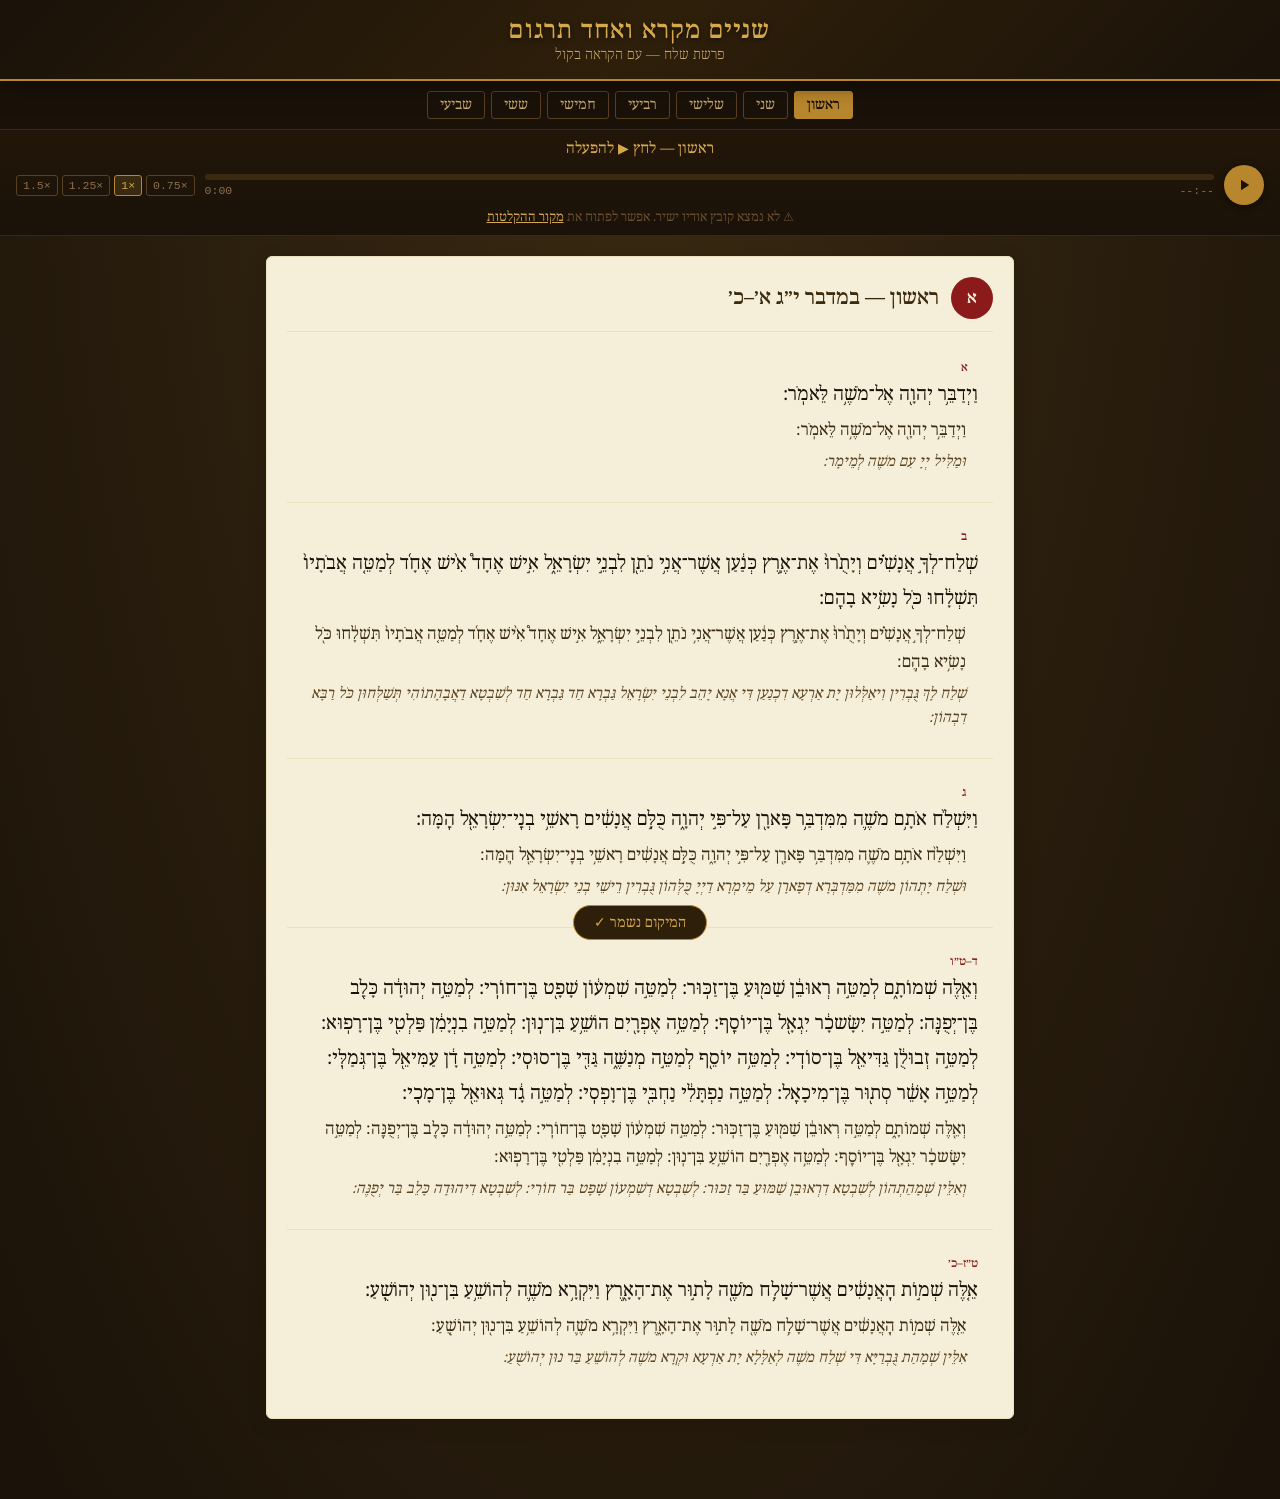
<file: shnayim-mikra-shelach.html>
<!DOCTYPE html>
<html lang="he" dir="rtl">
<head>
<meta charset="UTF-8">
<meta name="viewport" content="width=device-width, initial-scale=1.0">
<title>שניים מקרא — פרשת שלח</title>
<link rel="stylesheet" href="style.css">
</head>
<body>

<div class="site-header">
  <h1>שניים מקרא ואחד תרגום</h1>
  <div class="subtitle">פרשת שלח — עם הקראה בקול</div>
</div>

<div class="aliya-nav">
  <button class="aliya-btn active" onclick="selectAliya(1)">ראשון</button>
  <button class="aliya-btn" onclick="selectAliya(2)">שני</button>
  <button class="aliya-btn" onclick="selectAliya(3)">שלישי</button>
  <button class="aliya-btn" onclick="selectAliya(4)">רביעי</button>
  <button class="aliya-btn" onclick="selectAliya(5)">חמישי</button>
  <button class="aliya-btn" onclick="selectAliya(6)">ששי</button>
  <button class="aliya-btn" onclick="selectAliya(7)">שביעי</button>
</div>

<div class="player-bar">
  <div class="player-aliya-label" id="playerLabel">ראשון — לחץ להפעלה</div>
  <div class="player-controls">
    <button class="play-btn" id="playBtn" onclick="togglePlay()">
      <svg width="18" height="18" viewBox="0 0 24 24"><path d="M8 5v14l11-7z"/></svg>
    </button>
    <div class="progress-wrap">
      <div class="progress-track" id="progressTrack" onclick="seekAudio(event)">
        <div class="progress-fill" id="progressFill"></div>
      </div>
      <div class="time-display">
        <span id="currentTime">0:00</span>
        <span id="totalTime">--:--</span>
      </div>
    </div>
    <div class="speed-btns">
      <button class="speed-btn" data-speed="0.75" onclick="setSpeed(0.75)">0.75×</button>
      <button class="speed-btn active" data-speed="1" onclick="setSpeed(1)">1×</button>
      <button class="speed-btn" data-speed="1.25" onclick="setSpeed(1.25)">1.25×</button>
      <button class="speed-btn" data-speed="1.5" onclick="setSpeed(1.5)">1.5×</button>
    </div>
  </div>
  <div class="audio-status" id="audioStatus">בחר עלייה ולחץ על ▶ להתחיל</div>
</div>

<div class="content">

<!-- RISHON -->
<div class="aliya-section active" id="aliya-1">
  <div class="aliya-header">
    <div class="aliya-badge">א</div>
    <div class="aliya-title">ראשון — במדבר י״ג א׳–כ׳</div>
  </div>

  <div class="pasuk">
    <span class="pasuk-num">א</span>
    <div class="mikra-line">וַיְדַבֵּ֥ר יְהוָ֖ה אֶל־מֹשֶׁ֥ה לֵּאמֹֽר׃</div>
    <div class="mikra-line-2">וַיְדַבֵּ֥ר יְהוָ֖ה אֶל־מֹשֶׁ֥ה לֵּאמֹֽר׃</div>
    <div class="targum-line">וּמַלִּיל יְיָ עִם משֶׁה לְמֵימָר:</div>
  </div><div class="divider"></div>

  <div class="pasuk">
    <span class="pasuk-num">ב</span>
    <div class="mikra-line">שְׁלַח־לְךָ֣ אֲנָשִׁ֗ים וְיָתֻ֙רוּ֙ אֶת־אֶ֣רֶץ כְּנַ֔עַן אֲשֶׁר־אֲנִ֥י נֹתֵ֖ן לִבְנֵ֣י יִשְׂרָאֵ֑ל אִ֣ישׁ אֶחָד֩ אִ֨ישׁ אֶחָ֜ד לְמַטֵּ֤ה אֲבֹתָיו֙ תִּשְׁלָ֔חוּ כֹּ֖ל נָשִׂ֥יא בָהֶֽם׃</div>
    <div class="mikra-line-2">שְׁלַח־לְךָ֣ אֲנָשִׁ֗ים וְיָתֻ֙רוּ֙ אֶת־אֶ֣רֶץ כְּנַ֔עַן אֲשֶׁר־אֲנִ֥י נֹתֵ֖ן לִבְנֵ֣י יִשְׂרָאֵ֑ל אִ֣ישׁ אֶחָד֩ אִ֨ישׁ אֶחָ֜ד לְמַטֵּ֤ה אֲבֹתָיו֙ תִּשְׁלָ֔חוּ כֹּ֖ל נָשִׂ֥יא בָהֶֽם׃</div>
    <div class="targum-line">שְׁלַח לָךְ גֻּבְרִין וִיאַלְּלוּן יָת אַרְעָא דִכְנַעַן דִּי אֲנָא יָהֵב לִבְנֵי יִשְׂרָאֵל גַּבְרָא חַד גַּבְרָא חַד לְשִׁבְטָא דַאֲבָהָתוֹהִי תְּשַׁלְּחוּן כֹּל רַבָּא דִבְהוֹן:</div>
  </div><div class="divider"></div>

  <div class="pasuk">
    <span class="pasuk-num">ג</span>
    <div class="mikra-line">וַיִּשְׁלַ֨ח אֹתָ֥ם מֹשֶׁ֛ה מִמִּדְבַּ֥ר פָּארָ֖ן עַל־פִּ֣י יְהוָ֑ה כֻּלָּ֣ם אֲנָשִׁ֔ים רָאשֵׁ֥י בְנֵֽי־יִשְׂרָאֵ֖ל הֵֽמָּה׃</div>
    <div class="mikra-line-2">וַיִּשְׁלַ֨ח אֹתָ֥ם מֹשֶׁ֛ה מִמִּדְבַּ֥ר פָּארָ֖ן עַל־פִּ֣י יְהוָ֑ה כֻּלָּ֣ם אֲנָשִׁ֔ים רָאשֵׁ֥י בְנֵֽי־יִשְׂרָאֵ֖ל הֵֽמָּה׃</div>
    <div class="targum-line">וּשְׁלַח יָתְהוֹן משֶׁה מִמַּדְבְּרָא דְפָארָן עַל מֵימְרָא דַיְיָ כֻּלְּהוֹן גֻּבְרִין רֵישֵׁי בְנֵי יִשְׂרָאֵל אִנּוּן:</div>
  </div><div class="divider"></div>

  <div class="pasuk">
    <span class="pasuk-num">ד–ט״ו</span>
    <div class="mikra-line">וְאֵ֖לֶּה שְׁמוֹתָ֑ם לְמַטֵּ֣ה רְאוּבֵ֔ן שַׁמּ֖וּעַ בֶּן־זַכּֽוּר׃ לְמַטֵּ֣ה שִׁמְע֔וֹן שָׁפָ֖ט בֶּן־חוֹרִֽי׃ לְמַטֵּ֣ה יְהוּדָ֔ה כָּלֵ֖ב בֶּן־יְפֻנֶּֽה׃ לְמַטֵּ֣ה יִשָּׂשכָ֔ר יִגְאָ֖ל בֶּן־יוֹסֵֽף׃ לְמַטֵּ֥ה אֶפְרָ֖יִם הוֹשֵׁ֥עַ בִּן־נֽוּן׃ לְמַטֵּ֣ה בִנְיָמִ֔ן פַּלְטִ֖י בֶּן־רָפֽוּא׃ לְמַטֵּ֣ה זְבוּלֻ֔ן גַּדִּיאֵ֖ל בֶּן־סוֹדִֽי׃ לְמַטֵּ֥ה יוֹסֵ֖ף לְמַטֵּ֣ה מְנַשֶּׁ֑ה גַּדִּ֖י בֶּן־סוּסִֽי׃ לְמַטֵּ֣ה דָ֔ן עַמִּיאֵ֖ל בֶּן־גְּמַלִּֽי׃ לְמַטֵּ֣ה אָשֵׁ֔ר סְת֖וּר בֶּן־מִיכָאֵֽל׃ לְמַטֵּ֣ה נַפְתָּלִ֔י נַחְבִּ֖י בֶּן־וָפְסִֽי׃ לְמַטֵּ֣ה גָ֔ד גְּאוּאֵ֖ל בֶּן־מָכִֽי׃</div>
    <div class="mikra-line-2">וְאֵ֖לֶּה שְׁמוֹתָ֑ם לְמַטֵּ֣ה רְאוּבֵ֔ן שַׁמּ֖וּעַ בֶּן־זַכּֽוּר׃ לְמַטֵּ֣ה שִׁמְע֔וֹן שָׁפָ֖ט בֶּן־חוֹרִֽי׃ לְמַטֵּ֣ה יְהוּדָ֔ה כָּלֵ֖ב בֶּן־יְפֻנֶּֽה׃ לְמַטֵּ֣ה יִשָּׂשכָ֔ר יִגְאָ֖ל בֶּן־יוֹסֵֽף׃ לְמַטֵּ֥ה אֶפְרָ֖יִם הוֹשֵׁ֥עַ בִּן־נֽוּן׃ לְמַטֵּ֣ה בִנְיָמִ֔ן פַּלְטִ֖י בֶּן־רָפֽוּא׃</div>
    <div class="targum-line">וְאִלֵּין שְׁמָהַתְהוֹן לְשִׁבְטָא דִרְאוּבֵן שַׁמּוּעַ בַּר זַכּוּר: לְשִׁבְטָא דְשִׁמְעוֹן שָׁפָט בַּר חוֹרִי: לְשִׁבְטָא דִיהוּדָה כָּלֵב בַּר יְפֻנֶּה:</div>
  </div><div class="divider"></div>

  <div class="pasuk">
    <span class="pasuk-num">ט״ז–כ׳</span>
    <div class="mikra-line">אֵ֚לֶּה שְׁמ֣וֹת הָֽאֲנָשִׁ֔ים אֲשֶׁר־שָׁלַ֥ח מֹשֶׁ֖ה לָת֣וּר אֶת־הָאָ֑רֶץ וַיִּקְרָ֥א מֹשֶׁ֛ה לְהוֹשֵׁ֥עַ בִּן־נ֖וּן יְהוֹשֻֽׁעַ׃</div>
    <div class="mikra-line-2">אֵ֚לֶּה שְׁמ֣וֹת הָֽאֲנָשִׁ֔ים אֲשֶׁר־שָׁלַ֥ח מֹשֶׁ֖ה לָת֣וּר אֶת־הָאָ֑רֶץ וַיִּקְרָ֥א מֹשֶׁ֛ה לְהוֹשֵׁ֥עַ בִּן־נ֖וּן יְהוֹשֻֽׁעַ׃</div>
    <div class="targum-line">אִלֵּין שְׁמָהַת גֻּבְרַיָּא דִּי שְׁלַח משֶׁה לְאַלָּלָא יָת אַרְעָא וּקְרָא משֶׁה לְהוֹשֵׁעַ בַּר נוּן יְהוֹשֻׁעַ:</div>
  </div>
</div>

<!-- SHENI -->
<div class="aliya-section" id="aliya-2">
  <div class="aliya-header">
    <div class="aliya-badge">ב</div>
    <div class="aliya-title">שני — במדבר י״ג כ״א–ל״ג</div>
  </div>
  <div class="pasuk">
    <span class="pasuk-num">כ״א</span>
    <div class="mikra-line">וַֽיַּעֲל֖וּ וַיָּתֻ֣רוּ אֶת־הָאָ֑רֶץ מִמִּדְבַּר־צִ֥ן עַד־רְחֹ֖ב לְבֹ֥א חֲמָֽת׃</div>
    <div class="mikra-line-2">וַֽיַּעֲל֖וּ וַיָּתֻ֣רוּ אֶת־הָאָ֑רֶץ מִמִּדְבַּר־צִ֥ן עַד־רְחֹ֖ב לְבֹ֥א חֲמָֽת׃</div>
    <div class="targum-line">וּסְלִיקוּ וְאַלִּילוּ יָת אַרְעָא מִמַּדבְּרָא דְצִין עַד רְחוֹב לִמְטֵי חֲמָת:</div>
  </div><div class="divider"></div>
  <div class="pasuk">
    <span class="pasuk-num">כ״ב–כ״ד</span>
    <div class="mikra-line">וַיַּעֲל֣וּ בַנֶּגֶב֮ וַיָּבֹ֣א עַד־חֶבְרוֹן֒ וְשָׁ֤ם אֲחִימַן֙ שֵׁשַׁ֣י וְתַלְמַ֔י יְלִידֵ֖י הָעֲנָ֑ק וְחֶבְר֗וֹן שֶׁ֤בַע שָׁנִים֙ נִבְנְתָ֔ה לִפְנֵ֖י צֹ֥עַן מִצְרָֽיִם׃</div>
    <div class="mikra-line-2">וַיַּעֲל֣וּ בַנֶּגֶב֮ וַיָּבֹ֣א עַד־חֶבְרוֹן֒ וְשָׁ֤ם אֲחִימַן֙ שֵׁשַׁ֣י וְתַלְמַ֔י יְלִידֵ֖י הָעֲנָ֑ק וְחֶבְר֗וֹן שֶׁ֤בַע שָׁנִים֙ נִבְנְתָ֔ה לִפְנֵ֖י צֹ֥עַן מִצְרָֽיִם׃</div>
    <div class="targum-line">וּסְלִיקוּ בִדְרוֹמָא וַאֲתָא עַד חֶבְרוֹן וְתַמָּן אֲחִימָן שֵׁשַׁי וְתַלְמַי בְּנֵי גִּבָּרַיָּא וְחֶבְרוֹן שְׁבַע שְׁנִין אִתְבְּנִיאַת קֳדָם טָנַס דְּמִצְרָיִם:</div>
  </div><div class="divider"></div>
  <div class="pasuk">
    <span class="pasuk-num">כ״ה–ל״ג</span>
    <div class="mikra-line">וַיָּשֻׁ֖בוּ מִתּ֣וּר הָאָ֑רֶץ מִקֵּ֖ץ אַרְבָּעִ֥ים יֽוֹם׃ וַיֵּלְכ֡וּ וַיָּבֹאוּ֩ אֶל־מֹשֶׁ֨ה וְאֶֽל־אַהֲרֹ֜ן... וַיְסַפְּרוּ־לוֹ֙ וַיֹּ֣אמְר֔וּ בָּ֕אנוּ אֶל־הָאָ֖רֶץ אֲשֶׁ֣ר שְׁלַחְתָּ֑נוּ וְ֠גַם זָבַ֨ת חָלָ֥ב וּדְבַ֛שׁ הִ֖וא וְזֶה־פִּרְיָֽהּ׃</div>
    <div class="mikra-line-2">וַיָּשֻׁ֖בוּ מִתּ֣וּר הָאָ֑רֶץ מִקֵּ֖ץ אַרְבָּעִ֥ים יֽוֹם׃</div>
    <div class="targum-line">וְתָבוּ מִלְּאַלָּלָא יָת אַרְעָא מִסּוֹף אַרְבְּעִין יוֹמִין:</div>
  </div>
</div>

<!-- SHLISHI -->
<div class="aliya-section" id="aliya-3">
  <div class="aliya-header">
    <div class="aliya-badge">ג</div>
    <div class="aliya-title">שלישי — במדבר י״ד א׳–כ״ה</div>
  </div>
  <div class="pasuk">
    <span class="pasuk-num">א–ה</span>
    <div class="mikra-line">וַתִּשָּׂא֙ כָּל־הָ֣עֵדָ֔ה וַֽיִּתְּנ֖וּ אֶת־קוֹלָ֑ם וַיִּבְכּ֥וּ הָעָ֖ם בַּלַּ֥יְלָה הַהֽוּא׃ וַיִּלֹּ֙נוּ֙ עַל־מֹשֶׁ֣ה וְעַֽל־אַהֲרֹ֔ן כֹּ֖ל בְּנֵ֣י יִשְׂרָאֵ֑ל...</div>
    <div class="mikra-line-2">וַתִּשָּׂא֙ כָּל־הָ֣עֵדָ֔ה וַֽיִּתְּנ֖וּ אֶת־קוֹלָ֑ם וַיִּבְכּ֥וּ הָעָ֖ם בַּלַּ֥יְלָה הַהֽוּא׃</div>
    <div class="targum-line">וַאֲרִימַת כָּל כְּנִשְׁתָּא וִיהָבוּ יָת קָלְהוֹן וּבְכוֹ עַמָּא בְּלֵילְיָא הַהוּא:</div>
  </div><div class="divider"></div>
  <div class="pasuk">
    <span class="pasuk-num">ו–י</span>
    <div class="mikra-line">וִיהוֹשֻׁ֣עַ בִּן־נ֗וּן וְכָלֵב֙ בֶּן־יְפֻנֶּ֔ה מִן־הַתָּרִ֖ים אֶת־הָאָ֑רֶץ קָרְע֖וּ בִּגְדֵיהֶֽם׃ וַיֹּ֣אמְר֔וּ אֶל־כָּל־עֲדַ֥ת בְּנֵֽי־יִשְׂרָאֵ֖ל לֵאמֹ֑ר הָאָ֗רֶץ אֲשֶׁ֨ר עָבַ֤רְנוּ בָהּ֙ לָת֣וּר אֹתָ֔הּ טוֹבָ֥ה הָאָ֖רֶץ מְאֹ֥ד מְאֹֽד׃</div>
    <div class="mikra-line-2">וִיהוֹשֻׁ֣עַ בִּן־נ֗וּן וְכָלֵב֙ בֶּן־יְפֻנֶּ֔ה מִן־הַתָּרִ֖ים אֶת־הָאָ֑רֶץ קָרְע֖וּ בִּגְדֵיהֶֽם׃</div>
    <div class="targum-line">וִיהוֹשֻׁעַ בַּר נוּן וְכָלֵב בַּר יְפֻנֶּה מִן מְאַלֲּלֵי יָת אַרְעָא בְּזָעוּ לְבוּשֵׁיהוֹן:</div>
  </div><div class="divider"></div>
  <div class="pasuk">
    <span class="pasuk-num">ח–כ״ה</span>
    <div class="mikra-line">אִם־חָפֵ֥ץ בָּ֙נוּ֙ יְהוָ֔ה וְהֵבִ֤יא אֹתָ֙נוּ֙ אֶל־הָאָ֣רֶץ הַזֹּ֔את וּנְתָנָ֖הּ לָ֑נוּ אֶ֕רֶץ אֲשֶׁר־הִ֛וא זָבַ֥ת חָלָ֖ב וּדְבָֽשׁ׃ אַ֣ךְ בַּֽיהוָה֮ אַל־תִּמְרֹדוּ֒ וְאַתֶּ֗ם אַל־תִּֽירְאוּ֙ אֶת־עַ֣ם הָאָ֔רֶץ כִּ֥י לַחְמֵ֖נוּ הֵ֑ם...</div>
    <div class="mikra-line-2">אִם־חָפֵ֥ץ בָּ֙נוּ֙ יְהוָ֔ה וְהֵבִ֤יא אֹתָ֙נוּ֙ אֶל־הָאָ֣רֶץ הַזֹּ֔את...</div>
    <div class="targum-line">אִם רַעֲוָא בָנָא קֳדָם יְיָ וְיָעֵל יָתָנָא לְאַרְעָא הָדָא...</div>
  </div>
</div>

<!-- REVI'I -->
<div class="aliya-section" id="aliya-4">
  <div class="aliya-header">
    <div class="aliya-badge">ד</div>
    <div class="aliya-title">רביעי — במדבר י״ד כ״ו–ל״ח</div>
  </div>
  <div class="pasuk">
    <span class="pasuk-num">כ״ו–ל״ה</span>
    <div class="mikra-line">וַיְדַבֵּ֣ר יְהוָ֔ה אֶל־מֹשֶׁ֥ה וְאֶֽל־אַהֲרֹ֖ן לֵאמֹֽר׃ עַד־מָתַ֗י לָעֵדָ֤ה הָֽרָעָה֙ הַזֹּ֔את אֲשֶׁ֛ר הֵ֥מָּה מַלִּינִ֖ים עָלָ֑י... בַּמִּדְבָּ֣ר הַ֠זֶּה יִפְּל֨וּ פִגְרֵיכֶ֜ם...</div>
    <div class="mikra-line-2">וַיְדַבֵּ֣ר יְהוָ֔ה אֶל־מֹשֶׁ֥ה וְאֶֽל־אַהֲרֹ֖ן לֵאמֹֽר׃</div>
    <div class="targum-line">וּמַלִּיל יְיָ עִם משֶׁה וְעִם אַהֲרֹן לְמֵימַר:</div>
  </div><div class="divider"></div>
  <div class="pasuk">
    <span class="pasuk-num">ל״ו–ל״ח</span>
    <div class="mikra-line">וְהָ֣אֲנָשִׁ֔ים אֲשֶׁר־שָׁלַ֥ח מֹשֶׁ֖ה לָת֣וּר אֶת־הָאָ֑רֶץ וַיָּמֻ֙תוּ֙ הָֽאֲנָשִׁ֔ים מוֹצִאֵ֥י דִבַּת־הָאָ֖רֶץ רָעָ֑ה בַּמַּגֵּפָ֖ה לִפְנֵ֥י יְהוָֽה׃ וִיהוֹשֻׁ֣עַ בִּן־נ֔וּן וְכָלֵ֖ב בֶּן־יְפֻנֶּ֑ה חָיוּ֙ מִן־הָאֲנָשִׁ֣ים הָהֵ֔ם הַֽהֹלְכִ֖ים לָת֥וּר אֶת־הָאָֽרֶץ׃</div>
    <div class="mikra-line-2">וַיָּמֻ֙תוּ֙ הָֽאֲנָשִׁ֔ים מוֹצִאֵ֥י דִבַּת־הָאָ֖רֶץ רָעָ֑ה בַּמַּגֵּפָ֖ה לִפְנֵ֥י יְהוָֽה׃</div>
    <div class="targum-line">וּמִיתוּ גֻּבְרַיָּא דְּאַפִּיקוּ שׁוּם בִּישׁ עַל אַרְעָא בְּמוֹתָנָא קֳדָם יְיָ:</div>
  </div>
</div>

<!-- CHAMISHI -->
<div class="aliya-section" id="aliya-5">
  <div class="aliya-header">
    <div class="aliya-badge">ה</div>
    <div class="aliya-title">חמישי — במדבר י״ד ל״ט — ט״ו כ״ד</div>
  </div>
  <div class="pasuk">
    <span class="pasuk-num">ל״ט–מ״ה</span>
    <div class="mikra-line">וַיְדַבֵּ֣ר מֹשֶׁ֔ה אֶת־הַדְּבָרִ֖ים הָאֵ֑לֶּה אֶל־כָּל־בְּנֵ֣י יִשְׂרָאֵ֔ל וַיִּתְאַבְּל֥וּ הָעָ֖ם מְאֹֽד׃... וַיַּעְפִּ֗לוּ לַעֲלוֹת֙ אֶל־רֹ֣אשׁ הָהָ֔ר וַאֲר֤וֹן בְּרִית־יְהוָה֙ וּמֹשֶׁ֔ה לֹא־מָ֖שׁוּ מִקֶּ֥רֶב הַֽמַּחֲנֶֽה׃</div>
    <div class="mikra-line-2">וַיְדַבֵּ֣ר מֹשֶׁ֔ה אֶת־הַדְּבָרִ֖ים הָאֵ֑לֶּה אֶל־כָּל־בְּנֵ֣י יִשְׂרָאֵ֔ל...</div>
    <div class="targum-line">וְמַלֵּיל משֶׁה יָת פִּתְגָמַיָּא הָאִלֵּין עִם כָּל בְּנֵי יִשְׂרָאֵל...</div>
  </div>
</div>

<!-- SHISHI -->
<div class="aliya-section" id="aliya-6">
  <div class="aliya-header">
    <div class="aliya-badge">ו</div>
    <div class="aliya-title">ששי — במדבר ט״ו א׳–ט״ז</div>
  </div>
  <div class="pasuk">
    <span class="pasuk-num">א–ג</span>
    <div class="mikra-line">וַיְדַבֵּ֥ר יְהוָ֖ה אֶל־מֹשֶׁ֥ה לֵּאמֹֽר׃ דַּבֵּ֞ר אֶל־בְּנֵ֣י יִשְׂרָאֵ֗ל וְאָמַרְתָּ֤ אֲלֵהֶם֙ כִּ֣י תָבֹ֔אוּ אֶל־אֶ֣רֶץ מוֹשְׁבֹתֵיכֶ֔ם אֲשֶׁ֥ר אֲנִ֖י נֹתֵ֣ן לָכֶ֑ם׃</div>
    <div class="mikra-line-2">וַיְדַבֵּ֥ר יְהוָ֖ה אֶל־מֹשֶׁ֥ה לֵּאמֹֽר׃ דַּבֵּ֞ר אֶל־בְּנֵ֣י יִשְׂרָאֵ֗ל...</div>
    <div class="targum-line">וּמַלִּיל יְיָ עִם משֶׁה לְמֵימַר: מַלֵּיל עִם בְּנֵי יִשְׂרָאֵל וְתֵימַר לְהוֹן אֲרֵי תֵעֲלוּן לְאַרְעָא דְּמוֹתְּבֵיכוֹן דַּאֲנָא יָהֵב לְכוֹן:</div>
  </div>
</div>

<!-- SHEVI'I -->
<div class="aliya-section" id="aliya-7">
  <div class="aliya-header">
    <div class="aliya-badge">ז</div>
    <div class="aliya-title">שביעי — במדבר ט״ו י״ז–מ״א</div>
  </div>
  <div class="pasuk">
    <span class="pasuk-num">ל״ז–מ״א</span>
    <div class="mikra-line">וַיֹּ֥אמֶר יְהוָ֖ה אֶל־מֹשֶׁ֥ה לֵּאמֹֽר׃ דַּבֵּר֙ אֶל־בְּנֵ֣י יִשְׂרָאֵ֔ל וְאָמַרְתָּ֣ אֲלֵהֶ֔ם וְעָשׂ֨וּ לָהֶ֥ם צִיצִ֛ת עַל־כַּנְפֵ֥י בִגְדֵיהֶ֖ם לְדֹרֹתָ֑ם... אֲנִ֞י יְהוָ֣ה אֱלֹהֵיכֶ֗ם אֲשֶׁ֨ר הוֹצֵ֤אתִי אֶתְכֶם֙ מֵאֶ֣רֶץ מִצְרַ֔יִם לִהְי֥וֹת לָכֶ֖ם לֵאלֹהִ֑ים אֲנִ֖י יְהוָ֥ה אֱלֹהֵיכֶֽם׃</div>
    <div class="mikra-line-2">וַיֹּ֥אמֶר יְהוָ֖ה אֶל־מֹשֶׁ֥ה לֵּאמֹֽר׃ דַּבֵּר֙ אֶל־בְּנֵ֣י יִשְׂרָאֵ֔ל וְעָשׂ֨וּ לָהֶ֥ם צִיצִ֛ת...</div>
    <div class="targum-line">וַאֲמַר יְיָ לְמשֶׁה לְמֵימַר: מַלֵּיל עִם בְּנֵי יִשְׂרָאֵל וְתֵימַר לְהוֹן וְיַעְבְּדוּן לְהוֹן צִיצִית...</div>
  </div>
</div>

</div><!-- /content -->

<div class="toast" id="toast">המיקום נשמר ✓</div>

<audio id="audioEl" preload="none"></audio>

<script src="app.js"></script>
</body>
</html>
</file>
<file: style.css>
@import url('https://fonts.googleapis.com/css2?family=Frank+Ruhl+Libre:wght@300;400;500;700&family=Noto+Serif+Hebrew:wght@300;400;600&display=swap');

:root {
  --parchment: #F5EED8;
  --parchment-dark: #EDE0C0;
  --ink: #1A1209;
  --ink-mid: #3D2B0E;
  --gold: #B8862C;
  --gold-light: #D4A84B;
  --crimson: #8B1A1A;
  --shadow: rgba(26,18,9,0.15);
}

* { box-sizing: border-box; margin: 0; padding: 0; }

body {
  background: #2A1F0E;
  background-image: radial-gradient(ellipse at top, #3A2A12 0%, #1A1209 100%);
  min-height: 100vh;
  font-family: 'Noto Serif Hebrew', 'Frank Ruhl Libre', serif;
  color: var(--ink);
}

/* HEADER */
.site-header {
  background: linear-gradient(135deg, #1A1209 0%, #2E1F0A 50%, #1A1209 100%);
  border-bottom: 2px solid var(--gold);
  padding: 16px 20px;
  text-align: center;
  position: sticky;
  top: 0;
  z-index: 100;
  box-shadow: 0 4px 20px rgba(0,0,0,0.5);
}

.site-header h1 {
  color: var(--gold-light);
  font-size: 1.5rem;
  font-weight: 600;
  letter-spacing: 0.05em;
  text-shadow: 0 1px 4px rgba(0,0,0,0.6);
}

.site-header .subtitle {
  color: #C9A96E;
  font-size: 0.85rem;
  margin-top: 2px;
  font-weight: 300;
}

/* ALIYA NAV */
.aliya-nav {
  display: flex;
  justify-content: center;
  gap: 6px;
  flex-wrap: wrap;
  padding: 10px 16px;
  background: #1A1209;
  border-bottom: 1px solid #3A2A12;
}

.aliya-btn {
  background: transparent;
  border: 1px solid #5A4020;
  color: #C9A96E;
  padding: 5px 12px;
  border-radius: 3px;
  cursor: pointer;
  font-family: inherit;
  font-size: 0.85rem;
  transition: all 0.2s;
}

.aliya-btn:hover {
  background: #2E1F0A;
  border-color: var(--gold);
  color: var(--gold-light);
}

.aliya-btn.active {
  background: var(--gold);
  border-color: var(--gold);
  color: #1A1209;
  font-weight: 600;
}

/* AUDIO PLAYER */
.player-bar {
  background: linear-gradient(180deg, #221608 0%, #1A1209 100%);
  border-bottom: 1px solid #3A2A12;
  padding: 10px 16px;
  position: sticky;
  top: 80px;
  z-index: 90;
}

.player-aliya-label {
  color: var(--gold-light);
  font-size: 0.9rem;
  font-weight: 500;
  margin-bottom: 8px;
  text-align: center;
}

.player-controls {
  display: flex;
  align-items: center;
  gap: 10px;
}

.play-btn {
  width: 40px;
  height: 40px;
  border-radius: 50%;
  background: var(--gold);
  border: none;
  cursor: pointer;
  display: flex;
  align-items: center;
  justify-content: center;
  flex-shrink: 0;
  transition: all 0.2s;
  box-shadow: 0 2px 8px rgba(0,0,0,0.4);
}

.play-btn:hover { background: var(--gold-light); transform: scale(1.05); }
.play-btn:active { transform: scale(0.95); }

.play-btn svg { fill: #1A1209; }

.progress-wrap {
  flex: 1;
  display: flex;
  flex-direction: column;
  gap: 4px;
}

.progress-track {
  width: 100%;
  height: 6px;
  background: #3A2A12;
  border-radius: 3px;
  cursor: pointer;
  position: relative;
}

.progress-fill {
  height: 100%;
  background: linear-gradient(90deg, var(--gold), var(--gold-light));
  border-radius: 3px;
  width: 0%;
  transition: width 0.1s linear;
  pointer-events: none;
}

.time-display {
  display: flex;
  justify-content: space-between;
  color: #8A7050;
  font-size: 0.72rem;
  font-family: monospace;
  direction: ltr;
}

.speed-btns {
  display: flex;
  gap: 4px;
  flex-shrink: 0;
}

.speed-btn {
  background: transparent;
  border: 1px solid #5A4020;
  color: #8A7050;
  padding: 3px 6px;
  border-radius: 3px;
  cursor: pointer;
  font-size: 0.72rem;
  font-family: monospace;
  direction: ltr;
  transition: all 0.2s;
}

.speed-btn.active, .speed-btn:hover {
  background: #3A2A12;
  border-color: var(--gold);
  color: var(--gold-light);
}

.audio-status {
  text-align: center;
  color: #6A5030;
  font-size: 0.78rem;
  margin-top: 4px;
}

.audio-source {
  text-align: center;
  margin-top: 6px;
  font-size: 0.78rem;
}

.audio-source a,
.audio-status a {
  color: var(--gold-light);
}

/* CONTENT */
.content {
  max-width: 780px;
  margin: 0 auto;
  padding: 20px 16px 60px;
}

.aliya-section {
  display: none;
  background: var(--parchment);
  border-radius: 6px;
  padding: 20px;
  margin-bottom: 20px;
  box-shadow: 0 4px 20px var(--shadow);
  border: 1px solid var(--parchment-dark);
  position: relative;
}

.aliya-section.active { display: block; }

.aliya-header {
  display: flex;
  align-items: center;
  gap: 12px;
  margin-bottom: 16px;
  padding-bottom: 12px;
  border-bottom: 1px solid var(--parchment-dark);
}

.aliya-badge {
  width: 42px;
  height: 42px;
  border-radius: 50%;
  background: var(--crimson);
  color: #F5EED8;
  display: flex;
  align-items: center;
  justify-content: center;
  font-weight: 700;
  font-size: 1rem;
  flex-shrink: 0;
}

.aliya-title {
  font-size: 1.25rem;
  font-weight: 600;
  color: var(--ink-mid);
}

/* PASUK */
.pasuk {
  margin-bottom: 18px;
  padding: 10px 12px;
  border-right: 3px solid transparent;
  border-radius: 3px;
  transition: border-color 0.2s, background 0.2s;
}

.pasuk:hover {
  background: rgba(184,134,44,0.06);
  border-right-color: var(--gold-light);
}

.pasuk-num {
  display: inline-block;
  width: 28px;
  height: 20px;
  line-height: 20px;
  text-align: center;
  font-size: 0.7rem;
  color: var(--crimson);
  font-weight: 600;
  vertical-align: middle;
  margin-left: 4px;
}

.mikra-line {
  font-size: 1.15rem;
  line-height: 1.9;
  color: var(--ink);
  margin-bottom: 4px;
}

.mikra-line-2 {
  font-size: 1.0rem;
  line-height: 1.8;
  color: #3A2B10;
  margin-bottom: 4px;
  padding-right: 12px;
}

.targum-line {
  font-size: 0.88rem;
  line-height: 1.7;
  color: #5C4420;
  padding-right: 12px;
  font-style: italic;
}

.divider {
  height: 1px;
  background: var(--parchment-dark);
  margin: 14px 0;
}

/* Badges for aliyot colors */
.aliya-section:nth-child(1) .aliya-badge { background: #8B1A1A; }
.aliya-section:nth-child(2) .aliya-badge { background: #1A5C8B; }
.aliya-section:nth-child(3) .aliya-badge { background: #1A7A3A; }
.aliya-section:nth-child(4) .aliya-badge { background: #6B2D8B; }
.aliya-section:nth-child(5) .aliya-badge { background: #8B5E1A; }
.aliya-section:nth-child(6) .aliya-badge { background: #1A6B6B; }
.aliya-section:nth-child(7) .aliya-badge { background: #4A1A8B; }

/* Saved position toast */
.toast {
  position: fixed;
  bottom: 20px;
  left: 50%;
  transform: translateX(-50%) translateY(60px);
  background: #2E1F0A;
  border: 1px solid var(--gold);
  color: var(--gold-light);
  padding: 8px 20px;
  border-radius: 20px;
  font-size: 0.85rem;
  transition: transform 0.3s;
  z-index: 200;
  white-space: nowrap;
}
.toast.show { transform: translateX(-50%) translateY(0); }

/* Auto-play badge */
.auto-badge {
  position: absolute;
  top: 12px;
  left: 12px;
  background: rgba(26,122,58,0.15);
  border: 1px solid rgba(26,122,58,0.4);
  color: #1A7A3A;
  font-size: 0.7rem;
  padding: 2px 8px;
  border-radius: 10px;
}

@media (max-width: 480px) {
  .mikra-line { font-size: 1.05rem; }
  .speed-btns { display: none; }
}
</file>
